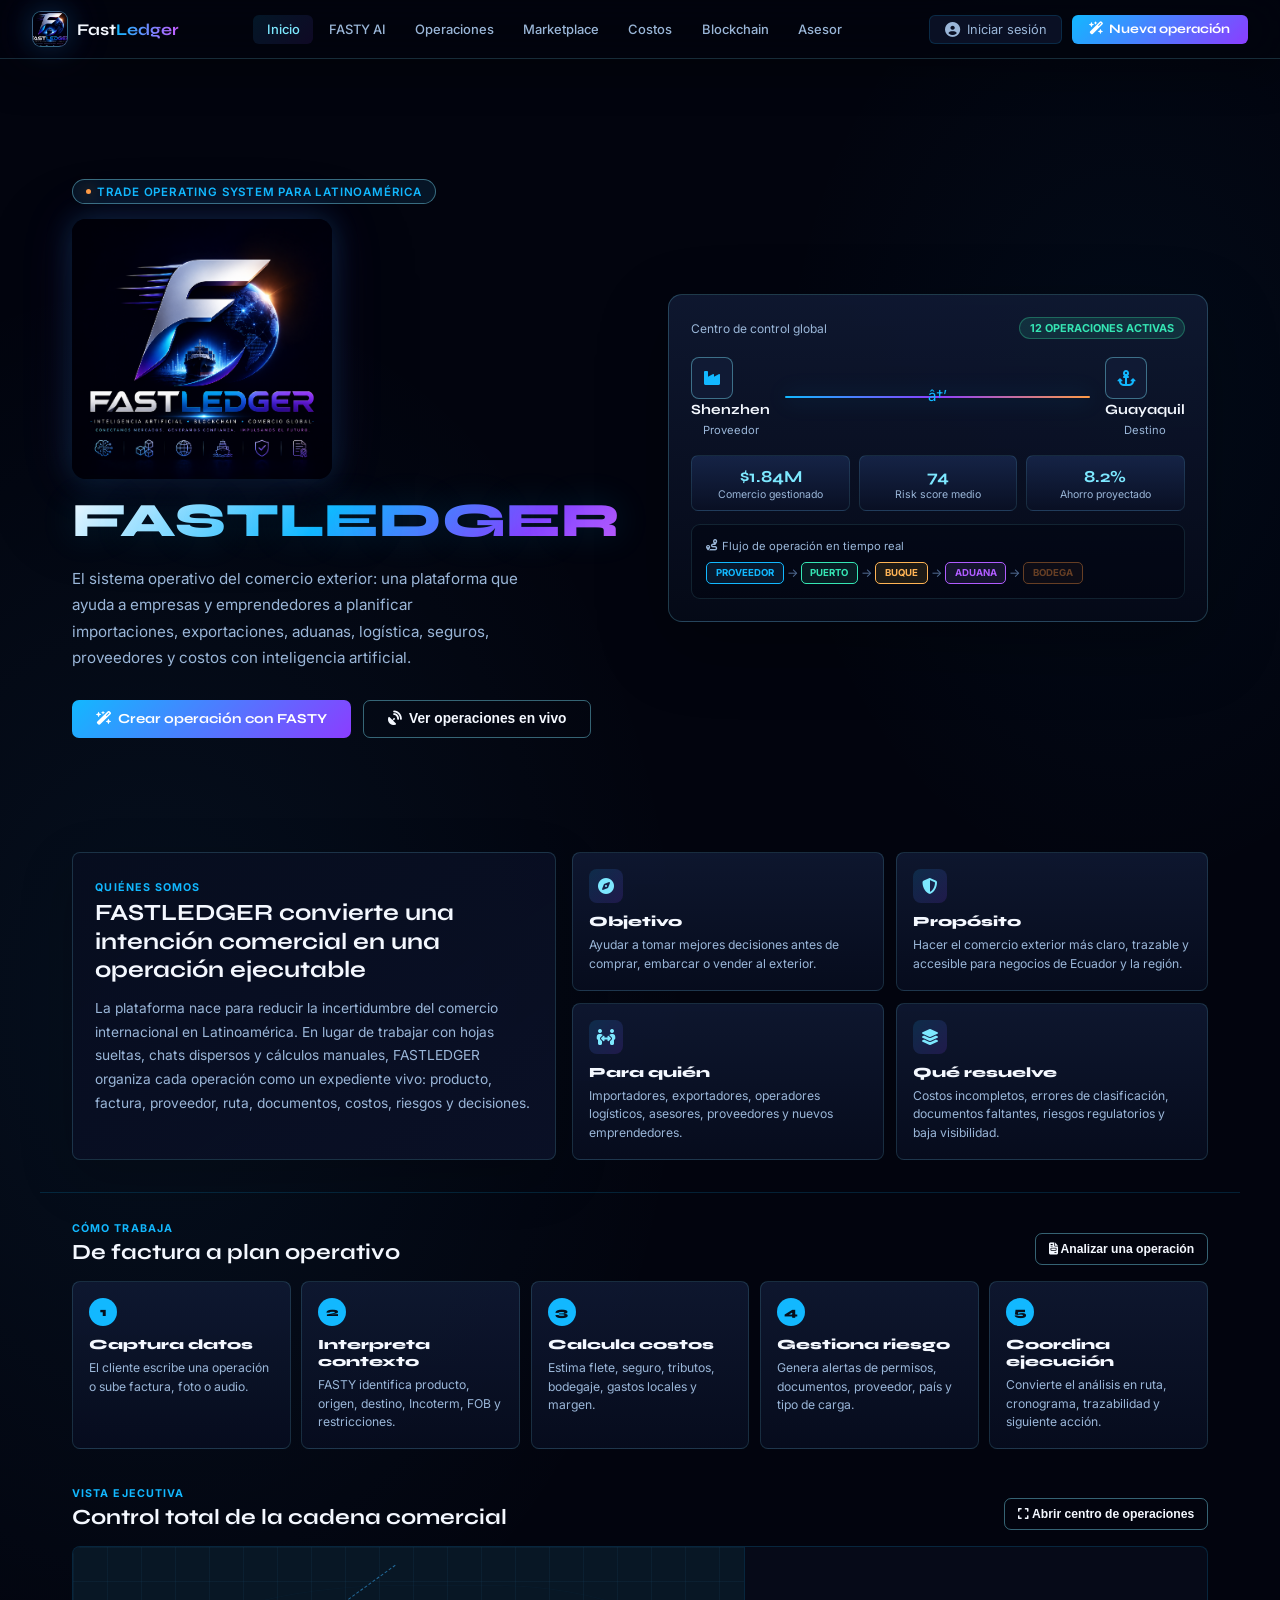
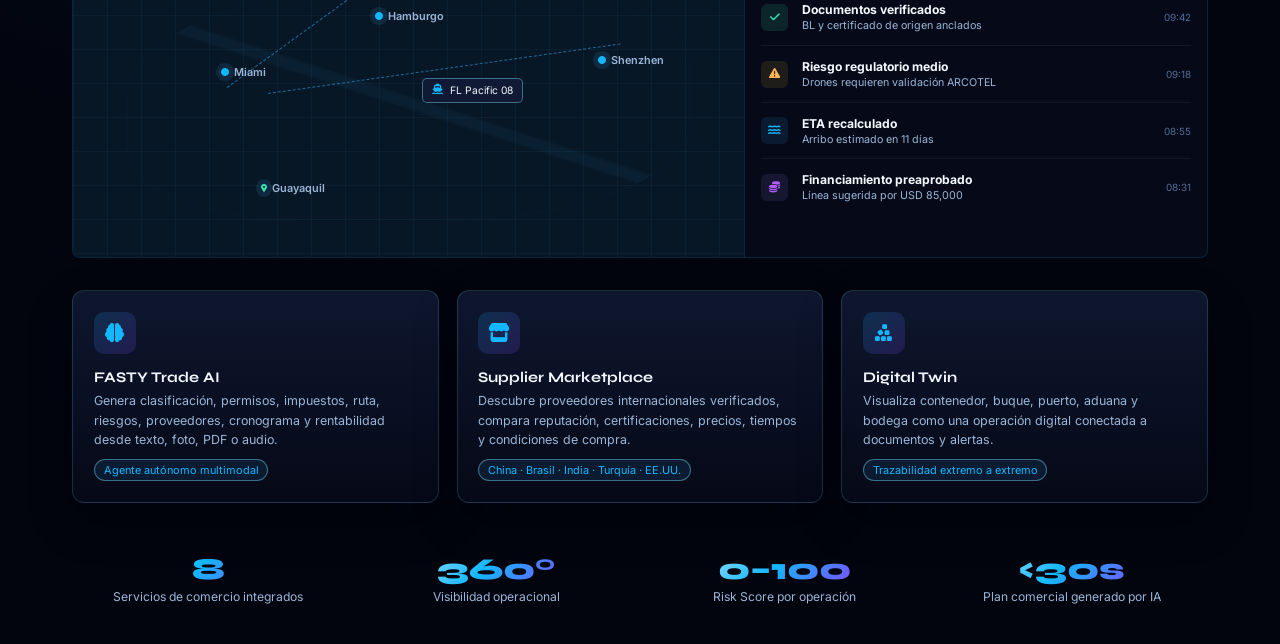
<file: index.html>
﻿<!DOCTYPE html>
<html lang="es">
<head>
<meta charset="UTF-8">
<meta name="viewport" content="width=device-width, initial-scale=1.0">
<title>FastLedger — Trade Operating System</title>
<link href="https://fonts.googleapis.com/css2?family=Syne:wght@600;700;800&family=Inter:wght@300;400;500;600&display=swap" rel="stylesheet">
<link rel="stylesheet" href="https://cdnjs.cloudflare.com/ajax/libs/font-awesome/6.5.0/css/all.min.css">
<link rel="stylesheet" href="styles.css">
</head>
<body>

<!-- ═══ NAV ═══ -->
<nav>
  <div class="logo" onclick="goPg('home')">
    <div class="logo-box"><img src="LOGO.png" alt="FASTLEDGER"></div>
    <div class="logo-name">Fast<em>Ledger</em></div>
  </div>
  <div class="nav-tabs">
    <button class="ntab on" id="nt-home" onclick="goPg('home')">Inicio</button>
    <button class="ntab" id="nt-fasty" onclick="goPg('fasty')">FASTY AI</button>
    <button class="ntab" id="nt-twin" onclick="goPg('twin')">Operaciones</button>
    <button class="ntab" id="nt-market" onclick="goPg('market')">Marketplace</button>
    <button class="ntab" id="nt-calc" onclick="goPg('calc')">Costos</button>
    <button class="ntab" id="nt-bc" onclick="goPg('bc')">Blockchain</button>
    <button class="ntab nav-more" id="nt-chat" onclick="goPg('chat')">Asesor</button>
  </div>
  <div class="nav-right">
    <div class="nav-user" id="nav-user-btn" onclick="openAuth()">
      <i class="fas fa-user-circle" style="font-size:.95rem"></i>
      <span id="nav-user-label">Iniciar sesión</span>
    </div>
    <button class="ncta" onclick="goPg('fasty')"><i class="fas fa-wand-magic-sparkles" style="margin-right:5px"></i>Nueva operación</button>
  </div>
</nav>

<!-- ═══ AUTH MODAL ═══ -->
<div class="modal-bg" id="auth-modal">
  <div class="modal">
    <button class="modal-close" onclick="closeModal('auth-modal')"><i class="fas fa-times"></i></button>
    <h3>Bienvenido a <span style="color:var(--sky)">FastLedger</span></h3>
    <p class="sub">Accede a tu cuenta para gestionar tus importaciones</p>
    <div class="modal-tabs">
      <button class="mtab on" id="mt-login" onclick="switchAuthTab('login')">Iniciar sesión</button>
      <button class="mtab"    id="mt-reg"   onclick="switchAuthTab('reg')">Crear cuenta</button>
    </div>
    <!-- LOGIN -->
    <div class="mform on" id="mf-login">
      <div class="mfg"><label>Correo electrónico</label><input type="email" id="login-email" placeholder="tu@correo.com"></div>
      <div class="mfg"><label>Contraseña</label><input type="password" id="login-pass" placeholder="••••••••"></div>
      <button class="btn-modal" onclick="doLogin()"><i class="fas fa-sign-in-alt" style="margin-right:6px"></i>Entrar</button>
      <div class="modal-footer">¿No llegó el correo? <a onclick="resendVerificationEmail()">Reenviar verificación</a> · <a onclick="recoverPassword()">Recuperar contraseña</a></div>
    </div>
    <!-- REGISTER -->
    <div class="mform" id="mf-reg">
      <div class="mfg"><label>Nombre completo</label><input type="text" id="reg-name" placeholder="Tu nombre"></div>
      <div class="mfg"><label>Correo electrónico</label><input type="email" id="reg-email" placeholder="tu@correo.com"></div>
      <div class="mfg"><label>Contraseña</label><input type="password" id="reg-pass" placeholder="Mínimo 8 caracteres con letras y números"></div>
      <button class="btn-modal" onclick="doRegister()"><i class="fas fa-user-plus" style="margin-right:6px"></i>Crear cuenta gratis</button>
    </div>
  </div>
</div>

<!-- ═══ CHECKOUT MODAL ═══ -->
<div class="modal-bg" id="checkout-modal">
  <div class="modal" style="max-width:480px">
    <button class="modal-close" onclick="closeModal('checkout-modal')"><i class="fas fa-times"></i></button>
    <h3 style="margin-bottom:1.25rem">Finalizar Importación</h3>

    <!-- Steps indicator -->
    <div class="checkout-steps" id="co-steps">
      <div class="cstep on" id="cos1">
        <div class="cstep-dot">1</div><span class="cstep-lbl">Resumen</span>
      </div>
      <div class="cstep-line"></div>
      <div class="cstep" id="cos2">
        <div class="cstep-dot">2</div><span class="cstep-lbl">Contacto</span>
      </div>
      <div class="cstep-line"></div>
      <div class="cstep" id="cos3">
        <div class="cstep-dot">3</div><span class="cstep-lbl">Pago</span>
      </div>
      <div class="cstep-line"></div>
      <div class="cstep" id="cos4">
        <div class="cstep-dot">4</div><span class="cstep-lbl">Orden</span>
      </div>
    </div>

    <!-- Panel 1: Resumen -->
    <div class="co-panel on" id="cop1">
      <div style="background:var(--bg4);border-radius:9px;padding:1rem;margin-bottom:1rem;font-size:.83rem;line-height:1.85;" id="co-summary-box"></div>
      <div class="al al-b on" style="font-size:.77rem;margin-bottom:1rem">
        <i class="fas fa-info-circle" style="margin-right:5px"></i>
        Al continuar aceptas los términos de servicio de FastLedger. Los costos mostrados son estimados referenciales.
      </div>
      <button class="btn-modal" onclick="coNext(2)">Continuar <i class="fas fa-arrow-right" style="margin-left:5px"></i></button>
    </div>

    <!-- Panel 2: Contacto -->
    <div class="co-panel" id="cop2">
      <div style="background:var(--gdim);border:1px solid rgba(52,211,153,.3);border-radius:9px;padding:1rem;margin-bottom:1rem;font-size:.83rem;line-height:1.9">
        <strong style="color:var(--green);display:block;margin-bottom:.5rem"><i class="fas fa-headset" style="margin-right:6px"></i>Contacta a nuestro equipo</strong>
        Antes de proceder al pago, comunícate con nosotros para confirmar disponibilidad y detalles de tu orden:<br><br>
        📞 <strong>WhatsApp:</strong> <a href="https://wa.me/593978775005" target="_blank" style="color:var(--sky)">0978775005</a><br>
        📧 <strong>Email:</strong> <a href="mailto:FastLedger010@gmail.com" style="color:var(--sky)">FastLedger010@gmail.com</a><br>
        🕐 <strong>Horario:</strong> Lun–Vie, 8:00–18:00 (Ecuador)
      </div>
      <div class="mfg"><label>Tu nombre completo</label><input type="text" id="co-nombre" placeholder="Nombre y apellido"></div>
      <div class="mfg"><label>Tu WhatsApp / teléfono</label><input type="text" id="co-tel" placeholder="0999 999 999"></div>
      <div class="mfg"><label>Tu correo electrónico</label><input type="email" id="co-email" placeholder="tu@correo.com"></div>
      <div class="snav">
        <button class="btn-back" onclick="coNext(1)"><i class="fas fa-arrow-left" style="margin-right:5px"></i>Atrás</button>
        <button class="btn-next" onclick="coNext(3)">Continuar al pago <i class="fas fa-arrow-right" style="margin-left:5px"></i></button>
      </div>
    </div>

    <!-- Panel 3: Pago -->
    <div class="co-panel" id="cop3">
      <div style="background:var(--bg4);border-radius:9px;padding:1rem;margin-bottom:1rem;font-size:.83rem;line-height:1.85">
        <strong style="color:var(--sky);display:block;margin-bottom:.5rem"><i class="fas fa-lock" style="margin-right:6px"></i>Métodos de pago disponibles</strong>
        <div style="display:grid;grid-template-columns:1fr 1fr;gap:.6rem;margin-top:.5rem">
          <div id="pm1" onclick="selPay(1)" style="background:var(--bg3);border:1px solid var(--bdr);border-radius:7px;padding:.65rem;text-align:center;cursor:pointer;font-size:.78rem;transition:border-color .15s">
            <div style="font-size:1.3rem;margin-bottom:3px">💳</div>Tarjeta de<br>crédito/débito
          </div>
          <div id="pm2" onclick="selPay(2)" style="background:var(--bg3);border:1px solid var(--bdr);border-radius:7px;padding:.65rem;text-align:center;cursor:pointer;font-size:.78rem;transition:border-color .15s">
            <div style="font-size:1.3rem;margin-bottom:3px">📱</div>Transferencia<br>bancaria
          </div>
          <div id="pm3" onclick="selPay(3)" style="background:var(--bg3);border:1px solid var(--bdr);border-radius:7px;padding:.65rem;text-align:center;cursor:pointer;font-size:.78rem;transition:border-color .15s">
            <div style="font-size:1.3rem;margin-bottom:3px">💚</div>PayPal /<br>Nequi
          </div>
          <div id="pm4" onclick="selPay(4)" style="background:var(--bg3);border:1px solid var(--bdr);border-radius:7px;padding:.65rem;text-align:center;cursor:pointer;font-size:.78rem;transition:border-color .15s">
            <div style="font-size:1.3rem;margin-bottom:3px">🏦</div>Efectivo en<br>oficina
          </div>
        </div>
      </div>
      <div id="pay-form" style="display:none">
        <div class="mfg"><label>Número de tarjeta</label><input type="text" placeholder="•••• •••• •••• ••••" maxlength="19" id="card-num" oninput="fmtCard(this)"></div>
        <div class="fgr">
          <div class="mfg"><label>Vencimiento</label><input type="text" placeholder="MM/AA" maxlength="5"></div>
          <div class="mfg"><label>CVV</label><input type="text" placeholder="•••" maxlength="3"></div>
        </div>
      </div>
      <div class="snav" style="margin-top:.75rem">
        <button class="btn-back" onclick="coNext(2)"><i class="fas fa-arrow-left" style="margin-right:5px"></i>Atrás</button>
        <button class="btn-next" onclick="coNext(4)" id="pay-btn">Confirmar pago <i class="fas fa-lock" style="margin-left:5px"></i></button>
      </div>
    </div>

    <!-- Panel 4: Orden Generada -->
    <div class="co-panel" id="cop4">
      <div class="order-success">
        <div class="order-icon">🎉</div>
        <h3 style="font-size:1.15rem;margin-bottom:.4rem">¡Orden Confirmada!</h3>
        <p style="font-size:.83rem;color:var(--sub);margin-bottom:.75rem">Tu orden ha sido procesada exitosamente</p>
        <div class="order-code-box">
          <div class="order-code" id="order-code-display">FL-000000</div>
          <div class="order-code-lbl">Tu código de orden — guárdalo</div>
        </div>
        <div class="order-instructions">
          <strong><i class="fas fa-exclamation-circle" style="margin-right:5px"></i>¿Qué sigue?</strong><br>
          1. <strong>Copia tu código de orden</strong> de arriba<br>
          2. Escríbenos por <strong>WhatsApp al 0978775005</strong> o al correo <strong>FastLedger010@gmail.com</strong><br>
          3. <strong>Envía tu código</strong> para que procesemos tu importación<br>
          4. Nuestro equipo te contactará en máximo <strong>24 horas hábiles</strong> para confirmar detalles<br><br>
          <span style="color:var(--sky)">📌 Sin el código de orden tu solicitud no podrá ser procesada.</span>
        </div>
        <button class="btn-modal" style="margin-top:1rem" onclick="closeModal('checkout-modal');copyOrderCode()">
          <i class="fas fa-copy" style="margin-right:6px"></i>Copiar código y cerrar
        </button>
      </div>
    </div>

  </div>
</div>

<!-- ═══════════ HOME ═══════════ -->
<div id="pg-home" class="pg on">
  <div class="hero">
    <div>
      <div class="eyebrow"><span class="eyebrow-dot"></span>Trade Operating System para Latinoamérica</div>
      <img class="hero-logo-mark" src="LOGO.png" alt="FASTLEDGER">
      <h1 class="hero-h">FASTLEDGER</h1>
      <p class="hero-p">El sistema operativo del comercio exterior: una plataforma que ayuda a empresas y emprendedores a planificar importaciones, exportaciones, aduanas, logística, seguros, proveedores y costos con inteligencia artificial.</p>
      <div class="hero-btns">
        <button class="btn-sky" onclick="goPg('fasty')"><i class="fas fa-wand-magic-sparkles" style="margin-right:7px"></i>Crear operación con FASTY</button>
        <button class="btn-ghost" onclick="goPg('twin')"><i class="fas fa-satellite-dish" style="margin-right:7px"></i>Ver operaciones en vivo</button>
      </div>
    </div>
    <div>
      <div class="hero-card command-card">
        <div class="hc-row"><span class="hc-lbl">Centro de control global</span><span class="hc-badge">12 OPERACIONES ACTIVAS</span></div>
        <div class="route">
          <div class="rc"><span class="flag"><i class="fas fa-industry"></i></span><strong>Shenzhen</strong><span>Proveedor</span></div>
          <div class="rline"></div>
          <div class="rc"><span class="flag"><i class="fas fa-anchor"></i></span><strong>Guayaquil</strong><span>Destino</span></div>
        </div>
        <div class="mstats">
          <div class="ms"><div class="msv">$1.84M</div><div class="msl">Comercio gestionado</div></div>
          <div class="ms"><div class="msv">74</div><div class="msl">Risk score medio</div></div>
          <div class="ms"><div class="msv">8.2%</div><div class="msl">Ahorro proyectado</div></div>
        </div>
        <div class="chain-preview">
          <div class="cp-lbl"><i class="fas fa-route"></i>Flujo de operación en tiempo real</div>
          <div class="cp-row">
            <div class="cpb cpb1">PROVEEDOR</div><span class="cparr">→</span>
            <div class="cpb cpb2">PUERTO</div><span class="cparr">→</span>
            <div class="cpb cpb3">BUQUE</div><span class="cparr">→</span>
            <div class="cpb cpb4">ADUANA</div><span class="cparr">→</span>
            <div class="cpb cpb5">BODEGA</div>
          </div>
        </div>
      </div>
    </div>
  </div>
  <section class="identity-band">
    <div class="identity-copy">
      <span class="ops-kicker">Quiénes somos</span>
      <h2>FASTLEDGER convierte una intención comercial en una operación ejecutable</h2>
      <p>La plataforma nace para reducir la incertidumbre del comercio internacional en Latinoamérica. En lugar de trabajar con hojas sueltas, chats dispersos y cálculos manuales, FASTLEDGER organiza cada operación como un expediente vivo: producto, factura, proveedor, ruta, documentos, costos, riesgos y decisiones.</p>
    </div>
    <div class="identity-grid">
      <div><i class="fas fa-compass"></i><strong>Objetivo</strong><span>Ayudar a tomar mejores decisiones antes de comprar, embarcar o vender al exterior.</span></div>
      <div><i class="fas fa-shield-halved"></i><strong>Propósito</strong><span>Hacer el comercio exterior más claro, trazable y accesible para negocios de Ecuador y la región.</span></div>
      <div><i class="fas fa-people-arrows"></i><strong>Para quién</strong><span>Importadores, exportadores, operadores logísticos, asesores, proveedores y nuevos emprendedores.</span></div>
      <div><i class="fas fa-layer-group"></i><strong>Qué resuelve</strong><span>Costos incompletos, errores de clasificación, documentos faltantes, riesgos regulatorios y baja visibilidad.</span></div>
    </div>
  </section>
  <section class="how-band">
    <div class="ops-head">
      <div>
        <span class="ops-kicker">Cómo trabaja</span>
        <h2>De factura a plan operativo</h2>
      </div>
      <button class="btn-ghost compact" onclick="goPg('fasty')"><i class="fas fa-file-invoice"></i> Analizar una operación</button>
    </div>
    <div class="how-steps">
      <div><span>1</span><b>Captura datos</b><p>El cliente escribe una operación o sube factura, foto o audio.</p></div>
      <div><span>2</span><b>Interpreta contexto</b><p>FASTY identifica producto, origen, destino, Incoterm, FOB y restricciones.</p></div>
      <div><span>3</span><b>Calcula costos</b><p>Estima flete, seguro, tributos, bodegaje, gastos locales y margen.</p></div>
      <div><span>4</span><b>Gestiona riesgo</b><p>Genera alertas de permisos, documentos, proveedor, país y tipo de carga.</p></div>
      <div><span>5</span><b>Coordina ejecución</b><p>Convierte el análisis en ruta, cronograma, trazabilidad y siguiente acción.</p></div>
    </div>
  </section>
  <section class="ops-band">
    <div class="ops-head">
      <div>
        <span class="ops-kicker">Vista ejecutiva</span>
        <h2>Control total de la cadena comercial</h2>
      </div>
      <button class="btn-ghost compact" onclick="goPg('twin')"><i class="fas fa-expand"></i> Abrir centro de operaciones</button>
    </div>
    <div class="ops-grid">
      <div class="ops-map">
        <div class="map-grid"></div>
        <span class="map-port port-asia"><i class="fas fa-circle"></i><b>Shenzhen</b></span>
        <span class="map-port port-eu"><i class="fas fa-circle"></i><b>Hamburgo</b></span>
        <span class="map-port port-us"><i class="fas fa-circle"></i><b>Miami</b></span>
        <span class="map-port port-ec"><i class="fas fa-location-dot"></i><b>Guayaquil</b></span>
        <div class="map-route route-a"></div>
        <div class="map-route route-b"></div>
        <div class="map-vessel"><i class="fas fa-ship"></i> FL Pacific 08</div>
      </div>
      <div class="ops-feed">
        <div class="feed-row"><span class="feed-icon green"><i class="fas fa-check"></i></span><div><strong>Documentos verificados</strong><small>BL y certificado de origen anclados</small></div><time>09:42</time></div>
        <div class="feed-row"><span class="feed-icon amber"><i class="fas fa-triangle-exclamation"></i></span><div><strong>Riesgo regulatorio medio</strong><small>Drones requieren validación ARCOTEL</small></div><time>09:18</time></div>
        <div class="feed-row"><span class="feed-icon blue"><i class="fas fa-water"></i></span><div><strong>ETA recalculado</strong><small>Arribo estimado en 11 días</small></div><time>08:55</time></div>
        <div class="feed-row"><span class="feed-icon purple"><i class="fas fa-coins"></i></span><div><strong>Financiamiento preaprobado</strong><small>Línea sugerida por USD 85,000</small></div><time>08:31</time></div>
      </div>
    </div>
  </section>
  <div class="svc-grid">
    <div class="svc" onclick="goPg('fasty')">
      <div class="svc-icon"><i class="fas fa-brain"></i></div>
      <h4>FASTY Trade AI</h4>
      <p>Genera clasificación, permisos, impuestos, ruta, riesgos, proveedores, cronograma y rentabilidad desde texto, foto, PDF o audio.</p>
      <span class="svc-tag">Agente autónomo multimodal</span>
    </div>
    <div class="svc" onclick="goPg('market')">
      <div class="svc-icon"><i class="fas fa-store"></i></div>
      <h4>Supplier Marketplace</h4>
      <p>Descubre proveedores internacionales verificados, compara reputación, certificaciones, precios, tiempos y condiciones de compra.</p>
      <span class="svc-tag">China · Brasil · India · Turquía · EE.UU.</span>
    </div>
    <div class="svc" onclick="goPg('twin')">
      <div class="svc-icon"><i class="fas fa-cubes-stacked"></i></div>
      <h4>Digital Twin</h4>
      <p>Visualiza contenedor, buque, puerto, aduana y bodega como una operación digital conectada a documentos y alertas.</p>
      <span class="svc-tag">Trazabilidad extremo a extremo</span>
    </div>
  </div>
  <div class="kpis">
    <div class="kpi"><div class="kpi-n">8</div><div class="kpi-l">Servicios de comercio integrados</div></div>
    <div class="kpi"><div class="kpi-n">360°</div><div class="kpi-l">Visibilidad operacional</div></div>
    <div class="kpi"><div class="kpi-n">0–100</div><div class="kpi-l">Risk Score por operación</div></div>
    <div class="kpi"><div class="kpi-n">&lt;30s</div><div class="kpi-l">Plan comercial generado por IA</div></div>
  </div>
</div>

<!-- FASTY TRADE AI -->
<div id="pg-fasty" class="pg">
  <div class="wrap trade-wrap">
    <div class="ph trade-ph">
      <div>
        <div class="ph-tag">FASTY Trade AI</div>
        <h2>Diseña una operación de comercio exterior en segundos</h2>
        <p>Describe la operación o adjunta evidencia. FASTY estructura el caso, identifica riesgos y genera un plan ejecutable.</p>
      </div>
      <span class="live-pill"><i class="fas fa-circle"></i> Agente operativo activo</span>
    </div>

    <div class="fasty-layout">
      <section class="fasty-console">
        <div class="mode-tabs">
          <button class="mode-tab on" data-mode="text" onclick="setFastyMode('text',this)"><i class="fas fa-keyboard"></i><span>Texto</span></button>
          <button class="mode-tab" data-mode="image" onclick="setFastyMode('image',this)"><i class="fas fa-camera"></i><span>Foto</span></button>
          <button class="mode-tab" data-mode="pdf" onclick="setFastyMode('pdf',this)"><i class="fas fa-file-pdf"></i><span>Factura PDF</span></button>
          <button class="mode-tab" data-mode="audio" onclick="setFastyMode('audio',this)"><i class="fas fa-microphone"></i><span>Audio</span></button>
        </div>

        <div class="fasty-context-grid">
          <label><span>Flujo</span><select id="fasty-direction"><option value="import">Importar a Ecuador</option><option value="export">Exportar desde Ecuador</option></select></label>
          <label><span>Producto</span><input id="fasty-product" placeholder="Ej: flores frescas, textiles, laptops"></label>
          <label><span>Origen</span><input id="fasty-origin" placeholder="Ej: Colombia, Shenzhen, Turquía"></label>
          <label><span>Destino</span><input id="fasty-destination" placeholder="Ej: Guayaquil, Quito, Rotterdam" value="Guayaquil, Ecuador"></label>
          <label><span>Incoterm</span><select id="fasty-incoterm"><option value="FOB">FOB</option><option value="CIF">CIF</option><option value="EXW">EXW</option><option value="CFR">CFR</option><option value="DAP">DAP</option></select></label>
          <label><span>FOB USD</span><input id="fasty-fob" type="number" min="0" placeholder="Ej: 12500"></label>
        </div>

        <div class="fasty-input-pane on" id="fasty-pane-text">
          <label for="fasty-prompt">¿Qué operación quieres realizar?</label>
          <textarea id="fasty-prompt" placeholder="Ejemplo: Subí una factura de flores desde Colombia. Necesito validar partida, permisos, impuestos, ruta y costo final."></textarea>
          <div class="prompt-examples">
            <button onclick="useFastyExample('flowers')">Factura de flores desde Colombia</button>
            <button onclick="useFastyExample('laptops')">500 laptops desde Shenzhen</button>
            <button onclick="useFastyExample('acero')">10 toneladas de acero desde Turquía</button>
            <button onclick="useFastyExample('cacao')">Exportar cacao a Países Bajos</button>
          </div>
        </div>

        <div class="fasty-input-pane" id="fasty-pane-image">
          <label class="drop-zone" for="fasty-image">
            <i class="fas fa-camera"></i>
            <strong>Sube o toma una foto del producto</strong>
            <span>FASTY simulará identificación de producto, material, uso y partida arancelaria.</span>
            <input type="file" id="fasty-image" accept="image/*" capture="environment" onchange="handleFastyFile(this,'image')">
          </label>
          <div class="file-status" id="fasty-image-status">Ninguna imagen seleccionada</div>
        </div>

        <div class="fasty-input-pane" id="fasty-pane-pdf">
          <label class="drop-zone" for="fasty-pdf">
            <i class="fas fa-file-invoice"></i>
            <strong>Sube una factura comercial</strong>
            <span>FASTY usará el PDF con los campos de contexto para evitar asumir producto, origen o destino.</span>
            <input type="file" id="fasty-pdf" accept="application/pdf" onchange="handleFastyFile(this,'pdf')">
          </label>
          <div class="file-status" id="fasty-pdf-status">Ningún PDF seleccionado</div>
        </div>

        <div class="fasty-input-pane" id="fasty-pane-audio">
          <button class="record-btn" id="fasty-record" onclick="toggleFastyRecording()"><i class="fas fa-microphone"></i></button>
          <strong class="record-title" id="fasty-record-title">Pulsa para dictar tu operación</strong>
          <p class="record-copy">La demostración convertirá tu instrucción de voz en una solicitud estructurada.</p>
          <div class="audio-wave" id="fasty-wave"><span></span><span></span><span></span><span></span><span></span><span></span></div>
        </div>

        <div class="fasty-actions">
          <div class="agent-capabilities"><i class="fas fa-shield-halved"></i> Aduanas <i class="fas fa-route"></i> Logística <i class="fas fa-chart-line"></i> Rentabilidad</div>
          <button class="run-fasty" onclick="runFastyAnalysis()"><i class="fas fa-wand-magic-sparkles"></i> Generar plan operativo</button>
        </div>
      </section>

      <aside class="fasty-progress">
        <div class="agent-avatar"><span>F</span><i class="fas fa-bolt"></i></div>
        <h3>Motor de decisión FASTY</h3>
        <p>Convierte una intención comercial en un expediente operativo verificable.</p>
        <div class="agent-steps">
          <div class="agent-step ready" id="agent-step-1"><i class="fas fa-check"></i><span><b>Interpretar operación</b><small>Producto, origen, volumen y objetivo</small></span></div>
          <div class="agent-step" id="agent-step-2"><i class="fas fa-barcode"></i><span><b>Clasificar mercancía</b><small>Partida y requisitos técnicos</small></span></div>
          <div class="agent-step" id="agent-step-3"><i class="fas fa-scale-balanced"></i><span><b>Evaluar regulación</b><small>Permisos, impuestos y alertas</small></span></div>
          <div class="agent-step" id="agent-step-4"><i class="fas fa-ship"></i><span><b>Diseñar logística</b><small>Ruta, naviera y cronograma</small></span></div>
          <div class="agent-step" id="agent-step-5"><i class="fas fa-sack-dollar"></i><span><b>Calcular viabilidad</b><small>Costo total, margen y financiamiento</small></span></div>
        </div>
      </aside>
    </div>

    <section class="fasty-results" id="fasty-results">
      <div class="result-head">
        <div><span class="ops-kicker" id="fasty-result-kicker">Expediente pendiente</span><h2 id="fasty-result-title">Completa los datos y genera el análisis</h2></div>
        <div class="risk-gauge" id="fasty-risk-gauge"><strong>--</strong><span>Risk Score</span></div>
      </div>
      <div class="result-grid">
        <article class="result-panel span-2">
          <div class="panel-title"><i class="fas fa-clipboard-check"></i> Resumen ejecutivo</div>
          <p id="fasty-summary">FASTY calculará el caso con el producto, país, factura y datos operativos que ingreses.</p>
          <div class="summary-metrics">
            <div><span>Partida sugerida</span><strong id="fasty-tariff">--</strong></div>
            <div><span>Costo aterrizado</span><strong id="fasty-landed">--</strong></div>
            <div><span>Tiempo estimado</span><strong id="fasty-days">--</strong></div>
            <div><span>Margen proyectado</span><strong id="fasty-margin">--</strong></div>
          </div>
        </article>
        <article class="result-panel">
          <div class="panel-title"><i class="fas fa-stamp"></i> Permisos</div>
          <ul class="check-list" id="fasty-permits">
            <li><i class="fas fa-circle-check"></i> Pendiente de análisis</li>
          </ul>
        </article>
        <article class="result-panel">
          <div class="panel-title"><i class="fas fa-coins"></i> Tributos estimados</div>
          <div class="cost-stack" id="fasty-costs">
            <div><span>FOB</span><b>--</b></div>
            <div><span>Flete + seguro</span><b>--</b></div>
            <div><span>Arancel + FODINFA</span><b>--</b></div>
            <div><span>IVA</span><b>--</b></div>
            <div><span>Logística local</span><b>--</b></div>
          </div>
        </article>
        <article class="result-panel">
          <div class="panel-title"><i class="fas fa-route"></i> Ruta recomendada</div>
          <div class="mini-route"><b id="fasty-route-origin">Origen</b><span></span><b id="fasty-route-destination">Destino</b></div>
          <p class="panel-note" id="fasty-route-note">La ruta se definirá según producto, origen, destino, urgencia e Incoterm.</p>
        </article>
        <article class="result-panel">
          <div class="panel-title"><i class="fas fa-building"></i> Proveedores sugeridos</div>
          <div id="fasty-suppliers"><div class="supplier-mini"><span>--</span><div><b>Pendiente</b><small>FASTY sugerirá validaciones o proveedores según el caso.</small></div></div></div>
        </article>
        <article class="result-panel span-2">
          <div class="panel-title"><i class="fas fa-calendar-days"></i> Cronograma autónomo</div>
          <div class="schedule-track" id="fasty-schedule">
            <div class="schedule-item done"><span>1</span><b>Validar proveedor</b><small>Día 0–2</small></div>
            <div class="schedule-item"><span>2</span><b>Permisos previos</b><small>Día 3–8</small></div>
            <div class="schedule-item"><span>3</span><b>Pago y producción</b><small>Día 9–16</small></div>
            <div class="schedule-item"><span>4</span><b>Embarque</b><small>Día 17–35</small></div>
            <div class="schedule-item"><span>5</span><b>Aduana y entrega</b><small>Día 36–41</small></div>
          </div>
        </article>
      </div>
    </section>
  </div>
</div>

<!-- DIGITAL TWIN / OPERATIONS -->
<div id="pg-twin" class="pg">
  <div class="wrap trade-wrap">
    <div class="ph trade-ph">
      <div><div class="ph-tag">Digital Twin</div><h2>Centro de operaciones en tiempo real</h2><p>Una representación digital del embarque conectada a riesgos, documentos y eventos logísticos.</p></div>
      <select class="operation-select" id="operation-select" onchange="changeTwinOperation(this.value)">
        <option value="drones">FL-2606-DRN · Drones · China → Ecuador</option>
        <option value="steel">FL-2606-STL · Acero · Turquía → Ecuador</option>
        <option value="cacao">FL-2606-CCO · Cacao · Ecuador → Países Bajos</option>
      </select>
    </div>
    <div class="twin-kpis">
      <div><span>Estado</span><strong class="green" id="twin-status">En tránsito</strong></div>
      <div><span>ETA</span><strong id="twin-eta">11 días</strong></div>
      <div><span>Ubicación</span><strong id="twin-location">Pacífico Norte</strong></div>
      <div><span>Risk Score</span><strong class="amber" id="twin-risk">68 / 100</strong></div>
      <div><span>Documentos</span><strong id="twin-docs">7 / 8</strong></div>
    </div>
    <div class="twin-layout">
      <section class="twin-scene">
        <div class="ocean-lines"></div>
        <div class="port-node origin"><i class="fas fa-industry"></i><span id="twin-origin">Shenzhen</span></div>
        <div class="port-node destination"><i class="fas fa-warehouse"></i><span id="twin-destination">Guayaquil</span></div>
        <div class="sea-lane"></div>
        <div class="vessel-model" id="vessel-model"><i class="fas fa-ship"></i><span>MSC Vega</span><small>12.4 kn</small></div>
        <div class="container-model"><i class="fas fa-box"></i><span>MSCU 842019-4</span><small>Temperatura 24°C · Sello intacto</small></div>
        <div class="scene-controls">
          <button class="on" onclick="setTwinLayer('route',this)"><i class="fas fa-route"></i> Ruta</button>
          <button onclick="setTwinLayer('weather',this)"><i class="fas fa-cloud-sun"></i> Clima</button>
          <button onclick="setTwinLayer('risk',this)"><i class="fas fa-shield-halved"></i> Riesgo</button>
        </div>
      </section>
      <aside class="twin-side">
        <div class="panel-title"><i class="fas fa-tower-broadcast"></i> Eventos en vivo</div>
        <div class="event-stream" id="twin-events">
          <div><time>10:24</time><span class="event-dot green"></span><p><b>Telemetría recibida</b><small>Posición y sello confirmados</small></p></div>
          <div><time>09:48</time><span class="event-dot blue"></span><p><b>Documento anclado</b><small>Bill of Lading · hash 8f31…aa90</small></p></div>
          <div><time>08:16</time><span class="event-dot amber"></span><p><b>ETA actualizado</b><small>Congestión moderada en Manzanillo</small></p></div>
          <div><time>Ayer</time><span class="event-dot purple"></span><p><b>Seguro activado</b><small>Cobertura puerta a puerta</small></p></div>
        </div>
      </aside>
    </div>
    <div class="operations-bottom">
      <section class="document-vault">
        <div class="panel-title"><i class="fas fa-fingerprint"></i> Bóveda documental blockchain</div>
        <div class="vault-grid">
          <button onclick="verifyTradeDocument(this,'Factura comercial')"><i class="fas fa-file-invoice"></i><span>Factura comercial<small>Hash verificado</small></span><b>OK</b></button>
          <button onclick="verifyTradeDocument(this,'Bill of Lading')"><i class="fas fa-file-contract"></i><span>Bill of Lading<small>Hash verificado</small></span><b>OK</b></button>
          <button onclick="verifyTradeDocument(this,'Certificado de origen')"><i class="fas fa-certificate"></i><span>Cert. de origen<small>Hash verificado</small></span><b>OK</b></button>
          <button class="pending" onclick="verifyTradeDocument(this,'Certificado técnico')"><i class="fas fa-microchip"></i><span>Cert. técnico<small>Pendiente de firma</small></span><b>!</b></button>
        </div>
      </section>
      <section class="risk-panel">
        <div class="panel-title"><i class="fas fa-shield-halved"></i> Inteligencia de riesgo</div>
        <div class="risk-score-large"><strong>68</strong><span>Riesgo medio</span></div>
        <div class="risk-bars">
          <div><span>País</span><i><b style="width:42%"></b></i><em>42</em></div>
          <div><span>Producto</span><i><b style="width:78%"></b></i><em>78</em></div>
          <div><span>Proveedor</span><i><b style="width:24%"></b></i><em>24</em></div>
          <div><span>Regulación</span><i><b style="width:72%"></b></i><em>72</em></div>
        </div>
      </section>
    </div>
  </div>
</div>

<!-- MARKETPLACE -->
<div id="pg-market" class="pg">
  <div class="wrap trade-wrap">
    <div class="ph trade-ph">
      <div><div class="ph-tag">Supplier Marketplace</div><h2>Proveedores internacionales verificados</h2><p>Compara reputación, certificaciones, capacidad, precio y riesgo antes de negociar.</p></div>
      <button class="btn-sky" onclick="showMarketplaceNotice()"><i class="fas fa-building-circle-check"></i> Solicitar verificación</button>
    </div>
    <div class="market-toolbar">
      <div class="market-search"><i class="fas fa-magnifying-glass"></i><input id="market-search" placeholder="Buscar producto, proveedor o país" oninput="filterSuppliers()"></div>
      <select id="market-country" onchange="filterSuppliers()"><option value="all">Todos los países</option><option value="china">China</option><option value="brasil">Brasil</option><option value="india">India</option><option value="turquia">Turquía</option><option value="usa">Estados Unidos</option></select>
      <select id="market-category" onchange="filterSuppliers()"><option value="all">Todas las categorías</option><option value="technology">Tecnología</option><option value="industrial">Industrial</option><option value="food">Alimentos</option><option value="textile">Textil</option></select>
    </div>
    <div class="supplier-grid" id="supplier-grid">
      <article class="supplier-card" data-country="china" data-category="technology" data-search="skyvision robotics drones tecnologia shenzhen">
        <div class="supplier-cover tech"><span>SV</span><b><i class="fas fa-badge-check"></i> Verificado</b></div>
        <div class="supplier-body"><h3>SkyVision Robotics</h3><p>Shenzhen, China · Drones y sensores</p><div class="rating"><strong>4.8</strong><span>★★★★★</span><small>126 operaciones</small></div><div class="supplier-tags"><span>ISO 9001</span><span>OEM</span><span>Trade Assurance</span></div><div class="supplier-facts"><div><small>MOQ</small><b>100 u.</b></div><div><small>Lead time</small><b>18 días</b></div><div><small>Risk</small><b class="green">22</b></div></div><button onclick="openSupplier('SkyVision Robotics')">Evaluar proveedor</button></div>
      </article>
      <article class="supplier-card" data-country="turquia" data-category="industrial" data-search="anatolia steel acero industrial turquia">
        <div class="supplier-cover steel"><span>AS</span><b><i class="fas fa-badge-check"></i> Verificado</b></div>
        <div class="supplier-body"><h3>Anatolia Steel Works</h3><p>Izmir, Turquía · Acero estructural</p><div class="rating"><strong>4.7</strong><span>★★★★★</span><small>89 operaciones</small></div><div class="supplier-tags"><span>EN 10025</span><span>Mill Test</span><span>SGS</span></div><div class="supplier-facts"><div><small>MOQ</small><b>5 ton.</b></div><div><small>Lead time</small><b>24 días</b></div><div><small>Risk</small><b class="green">28</b></div></div><button onclick="openSupplier('Anatolia Steel Works')">Evaluar proveedor</button></div>
      </article>
      <article class="supplier-card" data-country="brasil" data-category="food" data-search="verde brasil foods alimentos cafe">
        <div class="supplier-cover food"><span>VB</span><b><i class="fas fa-badge-check"></i> Verificado</b></div>
        <div class="supplier-body"><h3>Verde Brasil Foods</h3><p>São Paulo, Brasil · Alimentos y café</p><div class="rating"><strong>4.9</strong><span>★★★★★</span><small>203 operaciones</small></div><div class="supplier-tags"><span>HACCP</span><span>Orgánico</span><span>FDA</span></div><div class="supplier-facts"><div><small>MOQ</small><b>1 pallet</b></div><div><small>Lead time</small><b>12 días</b></div><div><small>Risk</small><b class="green">16</b></div></div><button onclick="openSupplier('Verde Brasil Foods')">Evaluar proveedor</button></div>
      </article>
      <article class="supplier-card" data-country="india" data-category="textile" data-search="jaipur textile collective textiles india">
        <div class="supplier-cover textile"><span>JT</span><b><i class="fas fa-badge-check"></i> Verificado</b></div>
        <div class="supplier-body"><h3>Jaipur Textile Collective</h3><p>Jaipur, India · Textiles y confección</p><div class="rating"><strong>4.6</strong><span>★★★★☆</span><small>74 operaciones</small></div><div class="supplier-tags"><span>GOTS</span><span>OEKO-TEX</span><span>SEDEX</span></div><div class="supplier-facts"><div><small>MOQ</small><b>500 u.</b></div><div><small>Lead time</small><b>21 días</b></div><div><small>Risk</small><b class="amber">39</b></div></div><button onclick="openSupplier('Jaipur Textile Collective')">Evaluar proveedor</button></div>
      </article>
      <article class="supplier-card" data-country="usa" data-category="technology" data-search="northstar components tecnologia usa miami">
        <div class="supplier-cover components"><span>NC</span><b><i class="fas fa-badge-check"></i> Verificado</b></div>
        <div class="supplier-body"><h3>Northstar Components</h3><p>Miami, EE.UU. · Componentes electrónicos</p><div class="rating"><strong>4.8</strong><span>★★★★★</span><small>158 operaciones</small></div><div class="supplier-tags"><span>RoHS</span><span>UL</span><span>ISO 14001</span></div><div class="supplier-facts"><div><small>MOQ</small><b>50 u.</b></div><div><small>Lead time</small><b>7 días</b></div><div><small>Risk</small><b class="green">14</b></div></div><button onclick="openSupplier('Northstar Components')">Evaluar proveedor</button></div>
      </article>
      <article class="supplier-card" data-country="china" data-category="industrial" data-search="guangdong machinery maquinaria industrial china">
        <div class="supplier-cover machinery"><span>GM</span><b><i class="fas fa-badge-check"></i> Verificado</b></div>
        <div class="supplier-body"><h3>Guangdong Machinery</h3><p>Foshan, China · Maquinaria industrial</p><div class="rating"><strong>4.5</strong><span>★★★★☆</span><small>61 operaciones</small></div><div class="supplier-tags"><span>CE</span><span>ISO 9001</span><span>Inspection</span></div><div class="supplier-facts"><div><small>MOQ</small><b>1 equipo</b></div><div><small>Lead time</small><b>35 días</b></div><div><small>Risk</small><b class="amber">44</b></div></div><button onclick="openSupplier('Guangdong Machinery')">Evaluar proveedor</button></div>
      </article>
    </div>
  </div>
</div>

<!-- ═══════════ PRESUPUESTO IA (solo cargas grandes) ═══════════ -->
<div id="pg-calc" class="pg">
<div class="wrap">
  <div class="ph">
    <div class="ph-tag">Presupuesto IA — Cargas Grandes</div>
    <h2>Vehículos, Motos y Carga Industrial</h2>
    <p>Esta calculadora es para importaciones de <strong>alto valor y carga pesada</strong> que requieren proceso aduanero completo. Para paquetes pequeños (ropa, cosméticos, etc.) usa el <strong>Asesor Ledger</strong>.</p>
  </div>
  <div style="background:rgba(56,174,248,.07);border:1px solid var(--bdr-hi);border-radius:9px;padding:.8rem 1rem;margin-bottom:1.5rem;font-size:.8rem;color:var(--sub);display:flex;align-items:center;gap:10px">
    <i class="fas fa-info-circle" style="color:var(--sky);font-size:1rem;flex-shrink:0"></i>
    <span>¿Quieres cotizar zapatos, ropa, cosméticos u otros artículos pequeños? <strong style="color:var(--sky);cursor:pointer" onclick="goPg('chat')">Habla con Ledger →</strong> — calcula al instante a $5/lb sin aranceles complejos.</span>
  </div>
  <div class="calc-layout">
    <!-- FORM -->
    <div class="fc">
      <div class="fc-head"><i class="fas fa-sliders-h"></i><h3>Configura tu envío</h3></div>
      <div class="fc-body">
        <div class="stabs">
          <div class="stab now" id="st1">🚗 Vehículo</div>
          <div class="stab"     id="st2">🚢 Logística</div>
          <div class="stab"     id="st3">✅ Calcular</div>
        </div>

        <!-- STEP 1 -->
        <div class="sp on" id="sp1">
          <div class="fg">
            <label>Tipo de mercancía (cargas grandes)</label>
            <select id="s-tipo" onchange="onTipoChange()">
              <option value="">— Selecciona —</option>
              <option value="auto">🚗 Automóvil / Vehículo particular</option>
              <option value="moto">🏍️ Motocicleta</option>
              <option value="camion">🚚 Camión / Bus / Vehículo pesado</option>
              <option value="maquinaria">⚙️ Maquinaria industrial pesada</option>
              <option value="electrodomestico_g">🏗️ Equipos industriales grandes</option>
              <option value="acero">🔩 Acero / Metales / Materiales a granel</option>
            </select>
          </div>

          <!-- BLOQUE VEHÍCULO -->
          <div id="v-block" style="display:none">
            <div class="al al-r" id="al-usado">
              <strong><i class="fas fa-ban" style="margin-right:5px"></i>PROHIBIDO — VEHÍCULO USADO</strong><br>
              Art. 73 COPCI + Res. COMEX 116. Solo vehículos 0 km nuevos de fábrica, sin excepción.
            </div>
            <div class="al al-g" id="al-electrico">
              <strong><i class="fas fa-leaf" style="margin-right:5px"></i>BENEFICIO ELÉCTRICO/HÍBRIDO</strong><br>
              IVA reducido al <strong>5%</strong> + Arancel 0–5%. Política MICSE. Ahorro sustancial.
            </div>
            <div class="vx">
              <div class="vx-hd"><i class="fas fa-car"></i>Detalles del vehículo — definen los impuestos exactos</div>
              <div class="fg">
                <label>Condición</label>
                <select id="v-cond" onchange="checkUsado()">
                  <option value="nuevo">✅ 0 km — Nuevo de fábrica</option>
                  <option value="usado">🚫 Usado / Segunda mano</option>
                </select>
              </div>
              <div id="v-new-fields">
                <div class="fg">
                  <label>Tipo de propulsión</label>
                  <select id="v-motor" onchange="calcular()">
                    <option value="gasolina">⛽ Gasolina</option>
                    <option value="diesel">🛢️ Diésel</option>
                    <option value="hibrido">🔋⛽ Híbrido (HEV/PHEV)</option>
                    <option value="electrico">⚡ Eléctrico puro (BEV)</option>
                  </select>
                </div>
                <div class="fgr">
                  <div class="fg">
                    <label>Cilindraje</label>
                    <select id="v-cc" onchange="calcular()">
                      <option value="1500">≤ 1.500 cc</option>
                      <option value="2000" selected>1.501–2.000 cc</option>
                      <option value="2500">2.001–2.500 cc</option>
                      <option value="3000">2.501–3.000 cc</option>
                      <option value="3001">+ 3.000 cc (lujo)</option>
                    </select>
                  </div>
                  <div class="fg">
                    <label>Uso previsto</label>
                    <select id="v-uso" onchange="calcular()">
                      <option value="particular">🧑 Particular</option>
                      <option value="comercial">🏢 Comercial</option>
                      <option value="diplomatico">🏛️ Diplomático</option>
                    </select>
                  </div>
                </div>
                <div class="fgr">
                  <div class="fg">
                    <label>Cert. EUR.1 (UE)</label>
                    <select id="v-eur1" onchange="calcular()">
                      <option value="si">✅ Sí — tengo EUR.1</option>
                      <option value="no">❌ No</option>
                    </select>
                  </div>
                  <div class="fg">
                    <label>Homologación INEN</label>
                    <select id="v-inen" onchange="calcular()">
                      <option value="si">✅ Ya homologado</option>
                      <option value="no">⚙️ Requiere trámite</option>
                    </select>
                  </div>
                </div>
              </div>
            </div>
          </div>

          <div class="fg">
            <label>País de origen</label>
            <select id="s-pais" onchange="calcular()">
              <option value="DE">🇩🇪 Alemania</option>
              <option value="JP">🇯🇵 Japón</option>
              <option value="US">🇺🇸 Estados Unidos</option>
              <option value="CN">🇨🇳 China</option>
              <option value="ES">🇪🇸 España</option>
              <option value="KR">🇰🇷 Corea del Sur</option>
              <option value="IT">🇮🇹 Italia</option>
              <option value="FR">🇫🇷 Francia</option>
              <option value="BR">🇧🇷 Brasil</option>
              <option value="MX">🇲🇽 México</option>
            </select>
          </div>
          <div class="fgr">
            <div class="fg">
              <label>Valor FOB (USD)</label>
              <input type="number" id="s-fob" value="25000" min="1" onchange="calcular()" onkeyup="calcular()">
            </div>
            <div class="fg">
              <label>Peso (lb) <span style="color:var(--dim);font-size:.7rem">1 kg=2.2 lb</span></label>
              <input type="number" id="s-peso" value="3300" min="1" step="1" onchange="calcular()" onkeyup="calcular()">
            </div>
          </div>
          <div class="snav">
            <button class="btn-next" onclick="goStep(2)">Siguiente: Logística <i class="fas fa-arrow-right" style="margin-left:5px"></i></button>
          </div>
        </div>

        <!-- STEP 2 -->
        <div class="sp" id="sp2">
          <div class="fg">
            <label>Modalidad de transporte</label>
            <select id="s-modal" onchange="calcular()">
              <option value="maritimo">🚢 Marítimo — FCL (contenedor completo)</option>
              <option value="lcl">🚢 Marítimo — LCL (carga consolidada)</option>
              <option value="aereo">✈️ Aéreo (solo maquinaria ligera)</option>
            </select>
          </div>
          <div class="fg">
            <label>Puerto de entrada en Ecuador</label>
            <select id="s-puerto" onchange="calcular()">
              <option value="GYE">🏙️ Puerto de Guayaquil (principal)</option>
              <option value="MAN">⚓ Puerto de Manta</option>
              <option value="ESP">🌊 Puerto de Esmeraldas</option>
            </select>
          </div>
          <div class="fg">
            <label>Incoterm</label>
            <select id="s-inco" onchange="calcular()">
              <option value="EXW">EXW — Ex Works</option>
              <option value="FCA">FCA — Free Carrier</option>
              <option value="FAS">FAS — Free Alongside Ship</option>
              <option value="FOB" selected>FOB — Free On Board</option>
              <option value="CFR">CFR — Cost & Freight</option>
              <option value="CIF">CIF — Cost, Insurance & Freight</option>
              <option value="CPT">CPT — Carriage Paid To</option>
              <option value="CIP">CIP — Carriage & Insurance Paid To</option>
              <option value="DAP">DAP — Delivered At Place</option>
              <option value="DPU">DPU — Delivered At Place Unloaded</option>
              <option value="DDP">DDP — Delivered Duty Paid</option>
            </select>
          </div>
          <div class="snav">
            <button class="btn-back" onclick="goStep(1)"><i class="fas fa-arrow-left" style="margin-right:5px"></i>Atrás</button>
            <button class="btn-next" onclick="goStep(3)">Ver resumen <i class="fas fa-arrow-right" style="margin-left:5px"></i></button>
          </div>
        </div>

        <!-- STEP 3 -->
        <div class="sp" id="sp3">
          <div class="sumbox">
            <div class="sumbox-lbl">Resumen de tu envío</div>
            <div class="sumbox-body" id="sum-body">—</div>
          </div>
          <div class="al al-b on" style="margin-bottom:.75rem;font-size:.76rem">
            <i class="fas fa-info-circle" style="margin-right:5px"></i>Valores estimados referenciales basados en normativa SENAE 2025.
          </div>
          <button class="btn-calc" onclick="calcular()"><i class="fas fa-brain" style="margin-right:7px"></i>Calcular costos completos</button>
          <div class="snav" style="margin-top:.65rem">
            <button class="btn-back" onclick="goStep(2)"><i class="fas fa-arrow-left" style="margin-right:5px"></i>Modificar logística</button>
          </div>
        </div>
      </div>
    </div>

    <!-- RESULTS -->
    <div class="rc-card">
      <div class="rc-head">
        <h3><i class="fas fa-file-invoice-dollar"></i>Desglose de Costos</h3>
        <span class="rc-badge" id="r-badge">— Selecciona tipo —</span>
      </div>
      <div class="rc-body">
        <div id="r-blocked" style="display:none">
          <div class="blocked">
            <div class="blocked-icon">🚫</div>
            <h3>Importación Prohibida</h3>
            <p>Ecuador prohíbe la importación de <strong>vehículos usados</strong> (Art. 73 COPCI + Res. COMEX 116). Sin excepciones.<br><br>Solo se permiten <strong style="color:var(--sky)">vehículos 0 km nuevos de fábrica</strong>.</p>
            <div class="blocked-hint"><i class="fas fa-lightbulb" style="color:var(--sky);margin-right:5px"></i>Cambia a "0 km — Nuevo de fábrica" para ver los costos.</div>
          </div>
        </div>
        <div id="r-content">
          <section class="incoterm-board">
            <div class="inc-head">
              <div>
                <span class="ops-kicker">Dashboard Incoterms 2020</span>
                <h4 id="inc-title">Producto + Incoterm</h4>
              </div>
              <div class="inc-badge" id="inc-badge">FOB</div>
            </div>
            <div class="inc-route">
              <div class="inc-node origin"><i class="fas fa-industry"></i><b id="inc-origin">Origen</b><small>Fábrica / proveedor</small></div>
              <div class="inc-line">
                <span id="inc-marker" style="left:33%"></span>
              </div>
              <div class="inc-node port"><i class="fas fa-anchor"></i><b id="inc-port">Puerto / aeropuerto</b><small>Entrega internacional</small></div>
              <div class="inc-line">
                <span class="ghost"></span>
              </div>
              <div class="inc-node dest"><i class="fas fa-warehouse"></i><b id="inc-dest">Destino</b><small>Bodega cliente</small></div>
            </div>
            <div class="inc-resp">
              <div><span>Vendedor cubre</span><strong id="inc-seller">—</strong></div>
              <div><span>Comprador cubre</span><strong id="inc-buyer">—</strong></div>
              <div><span>Riesgo se transfiere</span><strong id="inc-risk">—</strong></div>
            </div>
          </section>
          <div class="bar" id="r-bar">
            <div style="flex:30;background:var(--sky)"></div>
            <div style="flex:20;background:var(--sky-lo)"></div>
            <div style="flex:25;background:#60A5FA"></div>
            <div style="flex:15;background:var(--green)"></div>
            <div style="flex:10;background:var(--amber)"></div>
          </div>
          <div class="bleg">
            <div class="bl"><div class="bl-dot" style="background:var(--sky)"></div>Impuestos</div>
            <div class="bl"><div class="bl-dot" style="background:var(--sky-lo)"></div>Flete contenedor</div>
            <div class="bl"><div class="bl-dot" style="background:#60A5FA"></div>Mercancía</div>
            <div class="bl"><div class="bl-dot" style="background:var(--green)"></div>Trámites</div>
            <div class="bl"><div class="bl-dot" style="background:var(--amber)"></div>Extras</div>
          </div>
          <div class="csec">
            <div class="csec-ttl">📦 Valor de la Mercancía</div>
            <div class="cl"><span class="cn"><i class="fas fa-tag"></i>Valor FOB declarado</span><span class="cv cv-dim" id="r-fob">—</span></div>
            <div class="cl"><span class="cn"><i class="fas fa-boxes-packing"></i>Gastos en origen</span><span class="cv cv-sky" id="r-origen">—</span></div>
            <div class="cl"><span class="cn"><i class="fas fa-ship"></i>Flete internacional</span><span class="cv cv-sky" id="r-flete">—</span></div>
            <div class="cl"><span class="cn"><i class="fas fa-shield-alt"></i>Seguro puerta a puerta</span><span class="cv cv-sky" id="r-seg">—</span></div>
            <div class="cl bold-row"><span class="cn"><i class="fas fa-equals"></i>Valor CIF total</span><span class="cv" id="r-cif">—</span></div>
          </div>
          <div class="csec">
            <div class="csec-ttl">🏛️ Aranceles e Impuestos SENAE</div>
            <div class="cl"><span class="cn"><i class="fas fa-percentage"></i>Arancel ad valorem <span id="r-aran-pct" style="color:var(--sky);font-size:.78rem"></span></span><span class="cv cv-amb" id="r-aran">—</span></div>
            <div class="cl" id="row-eur1" style="display:none"><span class="cn"><i class="fas fa-handshake" style="color:var(--green)"></i>Descuento UE-CAN (EUR.1)</span><span class="cv cv-grn" id="r-eur1">—</span></div>
            <div class="cl"><span class="cn"><i class="fas fa-baby"></i>FODINFA (0.5% s/CIF)</span><span class="cv cv-amb" id="r-fodinfa">—</span></div>
            <div class="cl"><span class="cn"><i class="fas fa-receipt"></i>IVA <span id="r-iva-pct" style="color:var(--sky);font-size:.78rem"></span></span><span class="cv cv-amb" id="r-iva">—</span></div>
            <div class="cl" id="row-salv"><span class="cn"><i class="fas fa-exclamation-triangle"></i>Recargo especial</span><span class="cv cv-red" id="r-salv">$0</span></div>
            <div class="cl" id="row-rodaje" style="display:none"><span class="cn"><i class="fas fa-road"></i>Impuesto de rodaje (ANT)</span><span class="cv cv-amb" id="r-rodaje">—</span></div>
          </div>
          <div class="csec">
            <div class="csec-ttl">📋 Trámites y Servicios</div>
            <div class="cl"><span class="cn"><i class="fas fa-scale-balanced"></i>Régimen / intermediario</span><span class="cv cv-grn" id="r-regimen">—</span></div>
            <div class="cl"><span class="cn"><i class="fas fa-user-tie"></i>Agente de aduana</span><span class="cv cv-grn" id="r-agente">—</span></div>
            <div class="cl"><span class="cn"><i class="fas fa-warehouse"></i>Almacenaje temporal</span><span class="cv cv-grn" id="r-almacen">—</span></div>
            <div class="cl"><span class="cn"><i class="fas fa-anchor"></i>Gastos locales / portuarios</span><span class="cv cv-grn" id="r-locales">—</span></div>
            <div class="cl"><span class="cn"><i class="fas fa-truck"></i>Transporte interno</span><span class="cv cv-grn" id="r-transp">—</span></div>
            <div class="cl" id="row-inen" style="display:none"><span class="cn"><i class="fas fa-certificate"></i>Homologación INEN</span><span class="cv cv-amb" id="r-inen">—</span></div>
            <div class="cl"><span class="cn"><i class="fas fa-file-contract"></i>Documentos varios</span><span class="cv cv-grn" id="r-docs">—</span></div>
          </div>
          <div class="total-row">
            <span class="tl">💰 COSTO TOTAL IMPORTADO</span>
            <span class="tv" id="r-total">$0</span>
          </div>
          <div class="saving" id="r-saving"></div>
          <div class="tags" id="r-tags"></div>
          <div class="ia-box">
            <strong><i class="fas fa-robot" style="margin-right:5px"></i>Análisis IA: </strong>
            <span id="r-ia">Selecciona el tipo de mercancía para ver el análisis.</span>
          </div>
          <div class="ia-box">
            <strong><i class="fas fa-clipboard-check" style="margin-right:5px"></i>Revisión previa: </strong>
            <span id="r-precheck">FASTY validará restricciones, documentos de control previo, permisos y viabilidad antes del embarque.</span>
          </div>
          <div class="ia-box">
            <strong><i class="fas fa-barcode" style="margin-right:5px"></i>Partida arancelaria: </strong>
            <span id="r-hs">Selecciona producto para ver una clasificación HS referencial y su criterio técnico.</span>
          </div>
          <div class="ia-box">
            <strong><i class="fas fa-piggy-bank" style="margin-right:5px"></i>Ahorro FastLedger: </strong>
            <span id="r-saving-why">El ahorro se calcula al comparar automatización, trazabilidad documental y cotización logística contra gestión manual tradicional.</span>
          </div>
          <button class="checkout-btn" id="checkout-cta" style="display:none" onclick="openCheckout()">
            <i class="fas fa-shopping-cart" style="margin-right:8px"></i>Proceder a contratación del servicio
          </button>
        </div>
      </div>
    </div>
  </div>
</div>
</div>

<!-- ═══════════ BLOCKCHAIN ═══════════ -->
<div id="pg-bc" class="pg">
<div class="wrap">
  <div class="ph"><div class="ph-tag">Módulo Blockchain</div><h2>Cadena de Custodia Aduanera</h2><p>Trazabilidad inmutable de cada etapa del proceso de importación.</p></div>
  <div class="bc-kpis">
    <div class="bkpi"><div class="bkpi-v" style="color:var(--sky)">847</div><div class="bkpi-l">Bloques validados</div></div>
    <div class="bkpi"><div class="bkpi-v" style="color:var(--green)">12</div><div class="bkpi-l">Envíos activos</div></div>
    <div class="bkpi"><div class="bkpi-v" style="color:var(--amber)">99.98%</div><div class="bkpi-l">Uptime red</div></div>
    <div class="bkpi"><div class="bkpi-v" style="color:var(--sky)">3.2s</div><div class="bkpi-l">Tiempo/bloque</div></div>
  </div>
  <div style="font-size:.79rem;color:var(--sub);margin-bottom:.85rem;padding:.6rem 1rem;background:var(--bg3);border-radius:8px;border-left:3px solid var(--sky)">
    <i class="fas fa-info-circle" style="color:var(--sky);margin-right:6px"></i>
    Expediente activo: <strong>BMW Serie 5 | Múnich → Guayaquil</strong> | Ref. #FL-2025-847
  </div>
  <div class="chain-scroll">
    <div class="chain-row">
      <div class="chain-blk blk-sky"><div class="blk-n">#001 · Génesis</div><div class="blk-ico">📄</div><div class="blk-ttl">Registro Origen</div><div class="blk-hash">0x4f3a…b291</div><div class="blk-time">15 May · 09:14 UTC</div><div class="blk-ok">✓</div></div>
      <div class="chain-arr">→</div>
      <div class="chain-blk blk-grn"><div class="blk-n">#002 · Exportación</div><div class="blk-ico">🏭</div><div class="blk-ttl">Zoll Hamburg</div><div class="blk-hash">0x8c1e…f047</div><div class="blk-time">16 May · 14:30 UTC</div><div class="blk-ok">✓</div></div>
      <div class="chain-arr">→</div>
      <div class="chain-blk blk-amb"><div class="blk-n">#003 · Naviera</div><div class="blk-ico">🚢</div><div class="blk-ttl">MSC Container</div><div class="blk-hash">0x2d7b…c158</div><div class="blk-time">17 May · 08:00 UTC</div><div class="blk-ok">✓</div></div>
      <div class="chain-arr">→</div>
      <div class="chain-blk blk-pur" style="animation:glow 2s infinite"><div class="blk-n">#004 · SENAE</div><div class="blk-ico">🏛️</div><div class="blk-ttl">Aduana Ecuador</div><div class="blk-hash">0x9e4c…a023</div><div class="blk-time">⏳ Procesando…</div></div>
      <div class="chain-arr">→</div>
      <div class="chain-blk blk-ora" style="opacity:.38"><div class="blk-n">#005 · Destino</div><div class="blk-ico">📦</div><div class="blk-ttl">Entrega final</div><div class="blk-hash">Pendiente</div><div class="blk-time">ETA: 2 Jun 2025</div></div>
    </div>
  </div>
  <div class="bc-grid">
    <div class="bcard">
      <h4><i class="fas fa-fingerprint"></i>Hashes de Integridad</h4>
      <div class="hash-line"><span><span class="hl-lbl">ORIGEN:</span><span class="hl-val">0x4f3a8b2c…b291</span></span><i class="fas fa-check-circle" style="color:var(--green)"></i></div>
      <div class="hash-line"><span><span class="hl-lbl">ZOLL:</span><span class="hl-val">0x8c1ef40a…f047</span></span><i class="fas fa-check-circle" style="color:var(--green)"></i></div>
      <div class="hash-line"><span><span class="hl-lbl">MSC:</span><span class="hl-val">0x2d7bc158…c158</span></span><i class="fas fa-check-circle" style="color:var(--green)"></i></div>
      <div class="hash-line"><span><span class="hl-lbl">SENAE:</span><span class="hl-val">0x9e4ca023…a023</span></span><i class="fas fa-clock" style="color:var(--amber)"></i></div>
      <div style="margin-top:.8rem;padding:.6rem .85rem;background:var(--gdim);border-radius:6px;font-size:.75rem;color:var(--green)"><i class="fas fa-shield-alt" style="margin-right:5px"></i>3/4 documentos verificados · Sin alteraciones</div>
    </div>
    <div class="bcard">
      <h4><i class="fas fa-route"></i>Timeline Aduanero</h4>
      <div class="tl-list">
        <div class="tli"><div class="tli-line"></div><div class="tli-dot done"><i class="fas fa-check" style="font-size:.55rem"></i></div><div class="tli-info"><h5>Factura comercial registrada</h5><p>Invoice #DE-2025-8847 · EUR 23,500</p><div class="tli-meta">Bloque 0x4f3a · 15/05/2025</div></div></div>
        <div class="tli"><div class="tli-line"></div><div class="tli-dot done"><i class="fas fa-check" style="font-size:.55rem"></i></div><div class="tli-info"><h5>Bill of Lading emitido</h5><p>MSC-GUY-25-04471 · Cont. 40HC</p><div class="tli-meta">Bloque 0x2d7b · 17/05/2025</div></div></div>
        <div class="tli"><div class="tli-line"></div><div class="tli-dot done"><i class="fas fa-check" style="font-size:.55rem"></i></div><div class="tli-info"><h5>Certificado EUR.1 verificado</h5><p>Reducción arancel 5% aplicada</p><div class="tli-meta">Bloque 0x8c1e · 16/05/2025</div></div></div>
        <div class="tli"><div class="tli-line"></div><div class="tli-dot now"><i class="fas fa-sync fa-spin" style="font-size:.5rem"></i></div><div class="tli-info"><h5>Declaración SENAE en proceso</h5><p>DAI — Canal naranja · Aforo físico</p><div class="tli-meta">Bloque 0x9e4c · Procesando…</div></div></div>
        <div class="tli"><div class="tli-dot wait"><i class="fas fa-circle" style="font-size:.38rem"></i></div><div class="tli-info"><h5>Levante y entrega</h5><p>Puerto Guayaquil → destino final</p><div class="tli-meta">ETA: 02/06/2025</div></div></div>
      </div>
    </div>
    <div class="bcard" style="grid-column:1/-1">
      <h4><i class="fas fa-file-code"></i>Smart Contract — Liberación Automática</h4>
      <div class="sc">
<span class="skw">contract</span> <span class="sfn">FastLedgerRelease</span> {<br>
&nbsp;&nbsp;<span class="skw">address</span> exporter = <span class="sval">0xDE48…f291</span>; <span class="scmt">// Exportador Alemania</span><br>
&nbsp;&nbsp;<span class="skw">address</span> senae    = <span class="sval">0xEC00…0001</span>; <span class="scmt">// SENAE Ecuador</span><br>
&nbsp;&nbsp;<span class="skw">uint256</span> cifValue = <span class="sval">28175</span>; <span class="scmt">// USD</span><br>
&nbsp;&nbsp;<span class="skw">bool</span> arancelPagado         = <span style="color:var(--red)">false</span>;<br>
&nbsp;&nbsp;<span class="skw">bool</span> documentosVerificados = <span class="sval">true</span>;<br>
&nbsp;&nbsp;<span class="skw">bool</span> inspeccionFisicaOk    = <span style="color:var(--red)">false</span>;<br>
&nbsp;&nbsp;<span class="skw">function</span> <span class="sfn">liberarMercancia</span>() <span class="skw">public</span> {<br>
&nbsp;&nbsp;&nbsp;&nbsp;<span class="skw">require</span>(arancelPagado && documentosVerificados && inspeccionFisicaOk);<br>
&nbsp;&nbsp;&nbsp;&nbsp;<span class="skw">emit</span> <span class="sfn">MercanciaLiberada</span>(msg.sender, block.timestamp, cifValue);<br>
&nbsp;&nbsp;}<br>
}
      </div>
    </div>
  </div>
</div>
</div>

<!-- ═══════════ ARANCELES ═══════════ -->
<div id="pg-tariff" class="pg">
<div class="wrap">
  <div class="ph"><div class="ph-tag">Sistema Arancelario Ecuador 2025</div><h2>Tarifas y Tributos al Comercio Exterior</h2><p>Basado en el Arancel Nacional del Ecuador — Resoluciones COMEX vigentes.</p></div>
  <div class="tgrid">
    <div class="tcard"><div class="tcard-hd"><div class="ticon ti-sky"><i class="fas fa-percent" style="color:var(--sky)"></i></div><h4>Arancel Ad Valorem</h4></div><div class="tpct">0%–40%</div><div class="tbase">Sobre valor CIF</div><div class="tnote">Vehículos gasolina: 15–35% · Eléctricos: 0% · Híbridos: 5% · Electrónicos: 0% · Textiles: 15% · Alimentos: 20–40% · Maquinaria: 5%</div></div>
    <div class="tcard"><div class="tcard-hd"><div class="ticon ti-amb"><i class="fas fa-file-invoice" style="color:var(--amber)"></i></div><h4>IVA</h4></div><div class="tpct" style="color:var(--amber)">5% / 15%</div><div class="tbase">Sobre (CIF + Arancel + FODINFA)</div><div class="tnote">General: 15%. Eléctricos/híbridos: 5%. Exonerado: medicamentos, libros, alimentos básicos.</div></div>
    <div class="tcard"><div class="tcard-hd"><div class="ticon ti-grn"><i class="fas fa-baby" style="color:var(--green)"></i></div><h4>FODINFA</h4></div><div class="tpct" style="color:var(--green)">0.5%</div><div class="tbase">Sobre valor CIF</div><div class="tnote">Fondo de Desarrollo para la Infancia. Aplica a casi todas las importaciones. Se suma a la base del IVA.</div></div>
    <div class="tcard"><div class="tcard-hd"><div class="ticon ti-red"><i class="fas fa-exclamation-triangle" style="color:var(--red)"></i></div><h4>Salvaguardias</h4></div><div class="tpct" style="color:var(--red)">Variable</div><div class="tbase">Medida temporal COMEX</div><div class="tnote">Vehículos +3.000cc: recargo 5%. Textiles: posible salvaguardia adicional. Activadas por resolución COMEX.</div></div>
    <div class="tcard"><div class="tcard-hd"><div class="ticon ti-tel"><i class="fas fa-handshake" style="color:#2DD4BF"></i></div><h4>Acuerdo UE-CAN</h4></div><div class="tpct" style="color:#2DD4BF">–5%</div><div class="tbase">Certificado EUR.1</div><div class="tnote">Descuento 5% del arancel para mercancías europeas con Certificado EUR.1 o AT.R. Aplica: DE, ES, IT, FR y toda la UE.</div></div>
    <div class="tcard" style="border-color:var(--bdr-hi);"><div class="tcard-hd"><div class="ticon" style="background:rgba(56,174,248,.14)"><i class="fas fa-box" style="color:var(--sky)"></i></div><h4>Courier 4x4 / Paquetes</h4></div><div class="tpct">$5/lb + $20</div><div class="tbase">Categoria B si cumple 4 kg y USD 400 FOB</div><div class="tnote">Para compras personales por courier. Ledger valida peso, valor FOB, uso no comercial, cupo anual y si conviene 4x4 o tarifa estandar por libra.</div></div>
  </div>
</div>
</div>

<!-- ═══════════ CHAT / ASESOR LEDGER ═══════════ -->
<div id="pg-chat" class="pg">
<div class="wrap" style="max-width:920px">
  <div class="ph">
    <div class="ph-tag">Asesor Ledger — Paquetes y Consultas</div>
    <h2>Habla con Ledger</h2>
    <p>Para paquetes pequeños y pedidos <strong style="color:var(--sky)">4x4 / Categoria B</strong>, Ledger valida peso, valor FOB, uso personal y calcula tu envío al instante.</p>
  </div>
  <div class="chat-wrap">
    <div class="chat-side">
      <div class="ctx">
        <h5>Sesión activa</h5>
        <div class="cxr"><i class="fas fa-user"></i>Usuario<span class="cxv" id="ctx-user">Invitado</span></div>
        <div class="cxr"><i class="fas fa-box"></i>Último envío<span class="cxv" id="ctx-tipo">—</span></div>
        <div class="cxr"><i class="fas fa-dollar-sign"></i>Total est.<span class="cxv" id="ctx-total">—</span></div>
      </div>
      <div style="background:var(--gdim);border:1px solid rgba(52,211,153,.3);border-radius:11px;padding:.95rem;">
        <h5 style="font-size:.69rem;text-transform:uppercase;letter-spacing:.09em;color:var(--dim);margin-bottom:.7rem">Tarifa base</h5>
        <div style="text-align:center;padding:.5rem 0">
          <div style="font-family:'Syne',sans-serif;font-size:2rem;font-weight:800;color:var(--sky)">$5</div>
          <div style="font-size:.75rem;color:var(--sub)">USD por libra</div>
          <div style="font-size:.7rem;color:var(--dim);margin-top:.3rem">4x4 suma tarifa aduanera fija de $20 si aplica</div>
        </div>
      </div>
      <div class="ctx">
        <h5>Preguntas rápidas</h5>
        <div style="display:flex;flex-direction:column;gap:5px">
          <div class="qpill" onclick="quickQ('Hola! Quiero traer unos zapatos que pesan 3 libras, ¿cuánto me cuesta?')">👟 Cotizar zapatos 3 libras</div>
          <div class="qpill" onclick="quickQ('Quiero hacer un pedido 4x4 de ropa, pesa 3 lb y vale FOB 90 desde Estados Unidos')">📦 Cotizar 4x4</div>
          <div class="qpill" onclick="quickQ('¿Cómo funciona el régimen 4x4 o categoría B?')">ℹ️ ¿Qué es 4x4?</div>
          <div class="qpill" onclick="quickQ('¿Cuánto cuesta traer un teléfono de 1 libra desde Estados Unidos?')">📱 Cotizar teléfono 1 lb</div>
          <div class="qpill" onclick="quickQ('Necesito el número de contacto de FastLedger')">📞 Contacto FastLedger</div>
          <div class="qpill" onclick="quickQ('¿Cuánto tiempo demora en llegar un paquete desde USA a Ecuador?')">⏱️ Tiempos de entrega</div>
          <div class="qpill" onclick="quickQ('¿Cómo funciona el proceso de compra y el código de orden?')">🛒 ¿Cómo comprar?</div>
          <div class="qpill" onclick="quickQ('¿Necesito agente de aduana o courier para importar?')">🛃 Agente o courier</div>
          <div class="qpill" onclick="quickQ('Quiero importar medicamentos, ¿se puede?')">⚕️ Revisar restricciones</div>
          <div class="qpill" onclick="quickQ('¿Por qué Ecuador prohíbe los carros usados?')">🚫 Carros usados</div>
        </div>
      </div>
    </div>
    <div class="chatbox">
      <div class="chat-hdr">
        <div class="chat-av">FL</div>
        <div class="chat-meta"><strong>Ledger — Asesor FastLedger</strong><span>● En línea — Experto en Importaciones Ecuador</span></div>
        <div class="odot"></div>
      </div>
      <div class="msgs" id="chat-msgs">
        <div class="msg a">
          <div class="mb">
            ¡Hola! Qué gusto saludarte 👋 Soy <strong>Ledger</strong>, tu asesor virtual de <strong>FastLedger</strong> 🚀<br><br>
            Estoy especializado en <strong>paquetes pequeños, courier y pedidos 4x4</strong>. Para vehículos y maquinaria pesada usa nuestra <strong>Calculadora IA</strong>.<br><br>
            💰 Tarifa base: <strong>$5 USD por libra</strong> para paquetes estándar<br>
            📦 4x4 / Categoría B: hasta <strong>4 kg</strong> y <strong>USD 400 FOB</strong>, uso personal<br>
            📦 Zapatos, ropa, cosméticos, electrónicos pequeños y más<br>
            📞 Contacto: <strong>0978775005</strong> | FastLedger010@gmail.com<br><br>
            ¿Qué necesitas hoy? Dime el producto y el peso y calculo al instante 😊
          </div>
          <div class="mt">Ahora</div>
        </div>
      </div>
      <div class="chat-inp">
        <input type="text" id="chat-in" placeholder="Ej: 4x4 ropa 3 lb valor 90, zapatos 3 libras, teléfono 1 libra..." onkeydown="if(event.key==='Enter')sendChat()">
        <button class="sbtn" onclick="sendChat()"><i class="fas fa-paper-plane"></i></button>
      </div>
    </div>
  </div>
</div>
</div>

<script src="config.js"></script>
<script src="src/calculator.js"></script>
<script src="src/auth.js"></script>
<script src="src/database.js"></script>
<script src="src/gemini.js"></script>
<script src="src/backend.js"></script>
<script src="src/trade-os.js"></script>
<script src="app.js"></script>
</body>
</html>
</file>
<file: styles.css>
﻿:root{
  --sky:#12B8FF;--sky-hi:#7DE8FF;--sky-lo:#005BFF;
  --violet:#8B3DFF;--violet-hi:#C65CFF;--orbit:#163BFF;--sun:#FF9B45;
  --bg:#02040E;--bg2:#060A18;--bg3:#0A1024;--bg4:#101A34;--bg5:#17264A;
  --panel:rgba(7,13,31,.86);--panel-hi:rgba(16,26,52,.92);
  --text:#F4F8FF;--sub:#9AB6D8;--dim:#536E96;
  --bdr:rgba(18,184,255,.16);--bdr-hi:rgba(125,232,255,.42);
  --green:#35E6B4;--red:#F87171;--amber:#FFB455;--purple:#B05CFF;
  --gdim:rgba(53,230,180,.12);--rdim:rgba(248,113,113,.12);
  --brand-grad:linear-gradient(135deg,#f8fbff 0%,#12B8FF 46%,#8B3DFF 82%,#C65CFF 100%);
  --aura:0 0 28px rgba(18,184,255,.2),0 0 54px rgba(139,61,255,.13);
}*{margin:0;padding:0;box-sizing:border-box;}
body{font-family:'Inter',sans-serif;background:radial-gradient(circle at 72% 12%,rgba(139,61,255,.16),transparent 30rem),radial-gradient(circle at 8% 35%,rgba(18,184,255,.14),transparent 26rem),linear-gradient(180deg,#02040E 0%,#040816 44%,#02040E 100%);color:var(--text);min-height:100vh;overflow-x:hidden;}
h1,h2,h3,h4,h5{font-family:'Syne',sans-serif;}

/* â”€â”€ NAV â”€â”€ */
nav{position:fixed;top:0;left:0;right:0;z-index:300;
  display:flex;align-items:center;justify-content:space-between;
  padding:.7rem 2rem;background:rgba(2,4,14,.78);backdrop-filter:blur(20px);
  border-bottom:1px solid rgba(125,232,255,.18);box-shadow:0 14px 42px rgba(0,0,0,.32);}
.logo{display:flex;align-items:center;gap:9px;cursor:pointer;}
.logo-box{width:36px;height:36px;border-radius:9px;
  background:linear-gradient(135deg,rgba(18,184,255,.2),rgba(139,61,255,.22));
  display:flex;align-items:center;justify-content:center;overflow:hidden;flex:0 0 36px;
  border:1px solid rgba(125,232,255,.34);box-shadow:var(--aura);}
.logo-box img{width:100%;height:100%;object-fit:cover;transform:scale(1.35);display:block;}
.logo-name{font-family:'Syne',sans-serif;font-weight:700;font-size:1.02rem;}
.logo-name em{font-style:normal;background:linear-gradient(90deg,var(--sky),var(--violet-hi));-webkit-background-clip:text;background-clip:text;color:transparent;}
.nav-tabs{display:flex;gap:2px;}
.ntab{padding:.4rem .85rem;border-radius:6px;font-size:.81rem;font-weight:500;
  color:var(--sub);cursor:pointer;border:none;background:transparent;font-family:'Inter',sans-serif;transition:all .15s;}
.ntab:hover,.ntab.on{color:var(--sky-hi);background:linear-gradient(135deg,rgba(18,184,255,.11),rgba(139,61,255,.1));}
.nav-right{display:flex;align-items:center;gap:.6rem;}
.nav-user{display:flex;align-items:center;gap:7px;padding:.38rem .9rem;
  background:var(--bg3);border:1px solid var(--bdr);border-radius:6px;
  font-size:.8rem;cursor:pointer;color:var(--sub);transition:all .15s;}
.nav-user:hover{border-color:var(--sky);color:var(--sky);}
.nav-user .av{width:22px;height:22px;border-radius:50%;background:linear-gradient(135deg,var(--sky),var(--green));
  display:flex;align-items:center;justify-content:center;font-size:.65rem;font-weight:700;color:#06101C;}
.ncta{background:linear-gradient(135deg,var(--sky),var(--violet));color:#fff;padding:.4rem 1.1rem;
  border-radius:6px;font-weight:700;font-size:.81rem;cursor:pointer;
  border:none;font-family:'Syne',sans-serif;transition:all .18s;}
.ncta:hover{background:var(--sky-hi);transform:translateY(-1px);}

/* â”€â”€ PAGES â”€â”€ */
.pg{display:none;min-height:100vh;}
.pg.on{display:block;animation:up .3s ease;}
@keyframes up{from{opacity:0;transform:translateY(8px)}to{opacity:1;transform:translateY(0)}}
.wrap{max-width:1100px;margin:0 auto;padding:5.5rem 1.5rem 3rem;}
.ph{margin-bottom:1.75rem;}
.ph-tag{font-size:.7rem;text-transform:uppercase;letter-spacing:.1em;color:var(--sky);margin-bottom:.35rem;}
.ph h2{font-size:1.6rem;font-weight:800;margin-bottom:.35rem;}
.ph p{color:var(--sub);font-size:.88rem;}

/* â”€â”€ MODAL OVERLAY â”€â”€ */
.modal-bg{position:fixed;inset:0;background:rgba(0,0,0,.7);z-index:400;
  display:flex;align-items:center;justify-content:center;backdrop-filter:blur(6px);
  opacity:0;pointer-events:none;transition:opacity .25s;}
.modal-bg.on{opacity:1;pointer-events:all;}
.modal{background:var(--bg3);border:1px solid var(--bdr-hi);border-radius:16px;
  padding:2rem;width:100%;max-width:420px;position:relative;
  transform:translateY(20px);transition:transform .25s;}
.modal-bg.on .modal{transform:translateY(0);}
.modal-close{position:absolute;top:1rem;right:1rem;background:none;border:none;
  color:var(--sub);cursor:pointer;font-size:1.1rem;}
.modal h3{font-size:1.2rem;margin-bottom:.35rem;}
.modal .sub{color:var(--sub);font-size:.84rem;margin-bottom:1.5rem;}
.mfg{margin-bottom:1rem;}
.mfg label{font-size:.76rem;color:var(--sub);display:block;margin-bottom:.3rem;}
.mfg input{width:100%;background:var(--bg4);border:1px solid var(--bdr);border-radius:7px;
  padding:.6rem .85rem;color:var(--text);font-family:'Inter',sans-serif;font-size:.86rem;outline:none;}
.mfg input:focus{border-color:var(--sky);}
.mfg input::placeholder{color:var(--dim);}
.modal-tabs{display:flex;gap:4px;margin-bottom:1.5rem;background:var(--bg4);
  padding:3px;border-radius:8px;}
.mtab{flex:1;padding:.42rem;text-align:center;font-size:.8rem;font-weight:600;
  cursor:pointer;border-radius:6px;transition:all .18s;color:var(--sub);border:none;background:none;}
.mtab.on{background:var(--sky);color:#06101C;}
.mform{display:none;}
.mform.on{display:block;}
.btn-modal{width:100%;background:var(--sky);color:#06101C;padding:.7rem;
  border-radius:8px;font-weight:700;font-size:.9rem;cursor:pointer;border:none;
  font-family:'Syne',sans-serif;margin-top:.5rem;transition:all .18s;}
.btn-modal:hover{background:var(--sky-hi);}
.modal-footer{text-align:center;font-size:.78rem;color:var(--sub);margin-top:1rem;}
.modal-footer a{color:var(--sky);cursor:pointer;}
.divider-or{display:flex;align-items:center;gap:.75rem;margin:.9rem 0;font-size:.75rem;color:var(--dim);}
.divider-or::before,.divider-or::after{content:'';flex:1;height:1px;background:var(--bdr);}

/* â”€â”€ HOME â”€â”€ */
#pg-home{background:
  radial-gradient(ellipse 70% 55% at 12% 45%,rgba(56,174,248,.07),transparent 60%),
  radial-gradient(ellipse 50% 40% at 88% 18%,rgba(14,144,230,.05),transparent 55%),
  var(--bg);}
.hero{display:grid;grid-template-columns:1fr 1fr;gap:3rem;
  align-items:center;min-height:calc(100vh - 3rem);padding:6rem 2rem 2rem;
  max-width:1200px;margin:0 auto;}
.eyebrow{display:inline-flex;align-items:center;gap:6px;
  background:rgba(56,174,248,.1);border:1px solid var(--bdr-hi);
  padding:.28rem .8rem;border-radius:20px;font-size:.72rem;
  color:var(--sky);font-weight:600;letter-spacing:.07em;text-transform:uppercase;margin-bottom:1.3rem;}
.eyebrow-dot{width:5px;height:5px;background:var(--sun);border-radius:50%;animation:blink 2s infinite;box-shadow:0 0 16px var(--sun);}
@keyframes blink{0%,100%{opacity:1}50%{opacity:.2}}
.hero-logo-mark{width:min(260px,70vw);height:auto;display:block;margin:-.4rem 0 1.05rem;border-radius:14px;box-shadow:0 26px 80px rgba(0,0,0,.38),var(--aura);}
.hero-h{font-size:3rem;line-height:1.1;font-weight:800;margin-bottom:1.1rem;background:var(--brand-grad);-webkit-background-clip:text;background-clip:text;color:transparent;text-shadow:0 0 36px rgba(18,184,255,.16);}
.hero-h .hl{color:var(--sky);}
.hero-h .hl2{color:var(--green);}
.hero-p{color:var(--sub);font-size:.95rem;line-height:1.75;max-width:450px;margin-bottom:1.75rem;}
.hero-btns{display:flex;gap:.75rem;flex-wrap:wrap;}
.btn-sky{background:linear-gradient(135deg,var(--sky),var(--violet));color:#fff;padding:.65rem 1.5rem;border-radius:7px;
  font-weight:700;font-size:.86rem;cursor:pointer;border:none;font-family:'Syne',sans-serif;transition:all .18s;}
.btn-sky:hover{filter:brightness(1.12);transform:translateY(-1px);box-shadow:0 14px 34px rgba(18,184,255,.2);}
.btn-ghost{background:transparent;color:var(--text);padding:.65rem 1.5rem;border-radius:7px;
  font-weight:600;font-size:.86rem;cursor:pointer;border:1px solid var(--bdr-hi);transition:all .18s;}
.btn-ghost:hover{border-color:var(--violet-hi);color:var(--sky-hi);background:rgba(139,61,255,.08);}

.hero-card{background:linear-gradient(180deg,rgba(16,26,52,.88),rgba(5,10,24,.94));border:1px solid rgba(125,232,255,.22);border-radius:14px;padding:1.4rem;box-shadow:0 28px 80px rgba(0,0,0,.32),var(--aura);}
.hc-row{display:flex;justify-content:space-between;align-items:center;margin-bottom:1.1rem;}
.hc-lbl{font-size:.75rem;color:var(--sub);}
.hc-badge{background:var(--gdim);border:1px solid rgba(52,211,153,.35);color:var(--green);font-size:.68rem;font-weight:700;padding:.18rem .6rem;border-radius:12px;}
.route{display:flex;align-items:center;gap:.9rem;margin-bottom:1.1rem;}
.rc{text-align:center;}
.rc .flag{font-size:1.7rem;display:block;margin-bottom:2px;}
.rc strong{display:block;font-size:.88rem;font-family:'Syne',sans-serif;}
.rc span{font-size:.7rem;color:var(--sub);}
.rline{flex:1;height:2px;background:linear-gradient(90deg,var(--sky),var(--violet),var(--sun));border-radius:2px;position:relative;box-shadow:0 0 22px rgba(18,184,255,.4);}
.rline::after{content:'â†’';position:absolute;top:-10px;left:50%;transform:translateX(-50%);color:var(--sky);font-size:.95rem;}
.mstats{display:grid;grid-template-columns:repeat(3,1fr);gap:.55rem;}
.ms{background:linear-gradient(180deg,rgba(23,38,74,.9),rgba(10,16,36,.9));border:1px solid rgba(125,232,255,.12);border-radius:7px;padding:.6rem;text-align:center;}
.msv{font-family:'Syne',sans-serif;font-size:1.05rem;font-weight:700;color:var(--sky-hi);}
.msl{font-size:.66rem;color:var(--sub);margin-top:1px;}
.chain-preview{margin-top:.8rem;background:rgba(2,4,14,.44);border:1px solid rgba(125,232,255,.12);border-radius:9px;padding:.85rem;}
.cp-lbl{font-size:.7rem;color:var(--sub);margin-bottom:.55rem;display:flex;align-items:center;gap:5px;}
.cp-row{display:flex;gap:3px;align-items:center;overflow-x:auto;}
.cpb{flex-shrink:0;padding:.3rem .55rem;border-radius:5px;font-size:.6rem;font-weight:700;border:1px solid;cursor:pointer;transition:transform .12s;}
.cpb:hover{transform:translateY(-2px);}
.cpb1{border-color:var(--sky);color:var(--sky);background:rgba(56,174,248,.1);}
.cpb2{border-color:var(--green);color:var(--green);background:rgba(52,211,153,.1);}
.cpb3{border-color:var(--amber);color:var(--amber);background:rgba(251,191,36,.1);}
.cpb4{border-color:var(--purple);color:var(--purple);background:rgba(167,139,250,.1);}
.cpb5{border-color:#FB923C;color:#FB923C;background:rgba(251,146,60,.1);opacity:.4;}
.cparr{color:var(--dim);font-size:.75rem;}
.kpis{display:grid;grid-template-columns:repeat(4,1fr);gap:1rem;max-width:1200px;margin:0 auto;padding:0 2rem 2.5rem;}
.kpi{text-align:center;}
.kpi-n{font-family:'Syne',sans-serif;font-size:1.9rem;font-weight:800;background:var(--brand-grad);-webkit-background-clip:text;background-clip:text;color:transparent;}
.kpi-l{font-size:.76rem;color:var(--sub);margin-top:2px;}

/* â”€â”€ SERVICE CARDS on home â”€â”€ */
.svc-grid{display:grid;grid-template-columns:repeat(3,1fr);gap:1.1rem;max-width:1200px;margin:0 auto;padding:0 2rem 3rem;}
.svc{background:linear-gradient(180deg,rgba(16,26,52,.88),rgba(6,10,24,.92));border:1px solid rgba(125,232,255,.16);border-radius:12px;padding:1.3rem;cursor:pointer;transition:all .2s;box-shadow:0 18px 48px rgba(0,0,0,.2);}
.svc:hover{border-color:var(--bdr-hi);transform:translateY(-2px);box-shadow:0 20px 54px rgba(18,184,255,.12);}
.svc-icon{width:42px;height:42px;border-radius:10px;background:linear-gradient(135deg,rgba(18,184,255,.16),rgba(139,61,255,.18));
  display:flex;align-items:center;justify-content:center;font-size:1.2rem;margin-bottom:.85rem;}
.svc h4{font-size:.92rem;margin-bottom:.35rem;}
.svc p{font-size:.78rem;color:var(--sub);line-height:1.55;}
.svc .svc-tag{display:inline-block;margin-top:.6rem;font-size:.68rem;padding:.18rem .55rem;
  border-radius:12px;background:rgba(56,174,248,.1);color:var(--sky);border:1px solid var(--bdr-hi);}

.identity-band,.how-band{max-width:1200px;margin:0 auto 2rem;padding:0 2rem;}
.identity-band{display:grid;grid-template-columns:.95fr 1.25fr;gap:1rem;align-items:stretch;}
.identity-copy{border:1px solid rgba(125,232,255,.16);background:linear-gradient(145deg,rgba(7,13,31,.92),rgba(12,18,42,.82));border-radius:8px;padding:1.4rem;box-shadow:0 18px 54px rgba(0,0,0,.2);}
.identity-copy h2{font-size:1.45rem;line-height:1.22;margin:.25rem 0 .8rem;}
.identity-copy p{color:var(--sub);font-size:.86rem;line-height:1.72;}
.identity-grid{display:grid;grid-template-columns:1fr 1fr;gap:.75rem;}
.identity-grid div,.how-steps div{border:1px solid rgba(125,232,255,.15);background:linear-gradient(180deg,rgba(16,26,52,.86),rgba(7,13,31,.9));border-radius:8px;padding:1rem;}
.identity-grid i{width:34px;height:34px;border-radius:8px;background:linear-gradient(135deg,rgba(18,184,255,.14),rgba(139,61,255,.16));color:var(--sky-hi);display:grid;place-items:center;margin-bottom:.65rem;}
.identity-grid strong,.how-steps b{display:block;font:800 .88rem 'Syne',sans-serif;margin-bottom:.35rem;}
.identity-grid span,.how-steps p{display:block;color:var(--sub);font-size:.76rem;line-height:1.55;}
.how-band{border-top:1px solid var(--bdr);padding-top:1.4rem;}
.how-steps{display:grid;grid-template-columns:repeat(5,1fr);gap:.65rem;}
.how-steps span{width:28px;height:28px;border-radius:50%;display:grid;place-items:center;background:var(--sky);color:#06101C;font:800 .78rem 'Syne',sans-serif;margin-bottom:.65rem;}
/* â”€â”€ CALC (Big items) â”€â”€ */
.calc-layout{display:grid;grid-template-columns:390px 1fr;gap:1.5rem;align-items:start;}
.fc{background:linear-gradient(180deg,rgba(7,13,31,.94),rgba(5,10,24,.96));border:1px solid rgba(125,232,255,.18);border-radius:13px;overflow:hidden;box-shadow:0 22px 60px rgba(0,0,0,.22);}
.fc-head{padding:1rem 1.3rem;border-bottom:1px solid var(--bdr);display:flex;align-items:center;gap:7px;}
.fc-head h3{font-size:.9rem;}
.fc-head i{color:var(--sky);}
.fc-body{padding:1.15rem 1.3rem;}
.stabs{display:flex;border-radius:8px;overflow:hidden;border:1px solid var(--bdr);margin-bottom:1.3rem;}
.stab{flex:1;padding:.45rem .3rem;font-size:.71rem;font-weight:600;cursor:pointer;
  border:none;background:var(--bg3);color:var(--dim);font-family:'Inter',sans-serif;
  transition:all .18s;text-align:center;border-right:1px solid var(--bdr);}
.stab:last-child{border-right:none;}
.stab.done{background:rgba(52,211,153,.1);color:var(--green);}
.stab.now{background:rgba(56,174,248,.1);color:var(--sky);}
.sp{display:none;}
.sp.on{display:block;animation:up .2s ease;}
.fg{margin-bottom:.9rem;}
.fg label{font-size:.76rem;color:var(--sub);font-weight:500;display:block;margin-bottom:.3rem;}
.fg input,.fg select{width:100%;background:var(--bg4);border:1px solid var(--bdr);
  border-radius:7px;padding:.58rem .8rem;color:var(--text);font-family:'Inter',sans-serif;
  font-size:.85rem;outline:none;transition:border-color .18s;}
.fg input:focus,.fg select:focus{border-color:var(--sky);}
.fg select option{background:var(--bg4);}
.fgr{display:grid;grid-template-columns:1fr 1fr;gap:.65rem;}
.al{border-radius:7px;padding:.75rem .9rem;font-size:.78rem;line-height:1.6;display:none;margin-bottom:.8rem;}
.al.on{display:block;}
.al-r{background:var(--rdim);border:1px solid rgba(248,113,113,.35);color:var(--red);}
.al-g{background:var(--gdim);border:1px solid rgba(52,211,153,.35);color:var(--green);}
.al-b{background:rgba(56,174,248,.08);border:1px solid var(--bdr-hi);color:var(--sky);}
.vx{background:var(--bg4);border:1px solid var(--bdr);border-radius:9px;padding:.9rem;margin-bottom:.9rem;}
.vx-hd{font-size:.7rem;text-transform:uppercase;letter-spacing:.08em;color:var(--sky);margin-bottom:.8rem;display:flex;align-items:center;gap:5px;}
.snav{display:flex;gap:.5rem;margin-top:1rem;}
.btn-next{flex:1;background:var(--sky);color:#06101C;padding:.62rem;border-radius:7px;
  font-weight:700;font-size:.84rem;cursor:pointer;border:none;font-family:'Syne',sans-serif;transition:all .16s;}
.btn-next:hover{background:var(--sky-hi);}
.btn-back{background:var(--bg4);color:var(--sub);padding:.62rem .9rem;border-radius:7px;
  font-weight:500;font-size:.84rem;cursor:pointer;border:1px solid var(--bdr);font-family:'Inter',sans-serif;}
.btn-calc{width:100%;margin-top:.9rem;background:linear-gradient(135deg,var(--sky),var(--violet));
  color:#fff;padding:.72rem;border-radius:8px;font-weight:700;font-size:.88rem;
  cursor:pointer;border:none;font-family:'Syne',sans-serif;transition:opacity .18s;}
.btn-calc:hover{opacity:.88;}
.sumbox{background:var(--bg4);border-radius:9px;padding:.9rem;margin-bottom:.9rem;}
.sumbox-lbl{font-size:.69rem;text-transform:uppercase;letter-spacing:.08em;color:var(--dim);margin-bottom:.65rem;}
.sumbox-body{font-size:.82rem;color:var(--sub);line-height:1.85;}
.sumbox-body strong{color:var(--text);}

/* results */
.rc-card{background:linear-gradient(180deg,rgba(7,13,31,.94),rgba(5,10,24,.96));border:1px solid rgba(125,232,255,.18);border-radius:13px;overflow:hidden;box-shadow:0 22px 60px rgba(0,0,0,.22);}
.rc-head{padding:1rem 1.3rem;border-bottom:1px solid var(--bdr);display:flex;align-items:center;justify-content:space-between;}
.rc-head h3{font-size:.9rem;display:flex;align-items:center;gap:6px;}
.rc-head h3 i{color:var(--sky);}
.rc-badge{font-size:.7rem;padding:.18rem .6rem;border-radius:12px;background:rgba(56,174,248,.1);border:1px solid var(--bdr-hi);color:var(--sky);}
.rc-body{padding:1.15rem 1.3rem;}
.blocked{text-align:center;padding:3rem 1rem;}
.blocked-icon{font-size:2.8rem;margin-bottom:.85rem;}
.blocked h3{color:var(--red);font-size:1.1rem;margin-bottom:.5rem;}
.blocked p{color:var(--sub);font-size:.86rem;line-height:1.7;max-width:380px;margin:0 auto 1rem;}
.blocked-hint{padding:.65rem .9rem;background:rgba(56,174,248,.07);border-radius:7px;font-size:.77rem;color:var(--sub);}
.bar{height:7px;border-radius:4px;overflow:hidden;display:flex;gap:2px;margin:.65rem 0;}
.bar div{border-radius:2px;transition:flex .45s ease;}
.bleg{display:flex;flex-wrap:wrap;gap:.65rem;margin-bottom:1.1rem;}
.bl{font-size:.67rem;display:flex;align-items:center;gap:3px;color:var(--sub);}
.bl-dot{width:8px;height:8px;border-radius:2px;flex-shrink:0;}
.incoterm-board{border:1px solid rgba(125,232,255,.28);background:radial-gradient(circle at 84% 12%,rgba(255,155,69,.12),transparent 32%),linear-gradient(180deg,rgba(18,184,255,.1),rgba(9,13,31,.98));border-radius:10px;padding:1rem;margin-bottom:1rem;box-shadow:var(--aura);}
.inc-head{display:flex;align-items:flex-start;justify-content:space-between;gap:1rem;margin-bottom:.9rem;}
.inc-head h4{font-size:.92rem;margin-top:.15rem;}
.inc-badge{min-width:58px;text-align:center;border:1px solid var(--bdr-hi);background:rgba(56,174,248,.12);color:var(--sky);border-radius:7px;padding:.38rem .55rem;font:800 .82rem 'Syne',sans-serif;}
.inc-route{display:grid;grid-template-columns:95px 1fr 120px 1fr 95px;align-items:center;gap:.45rem;margin:.7rem 0 1rem;}
.inc-node{min-height:72px;border:1px solid var(--bdr);background:var(--bg3);border-radius:8px;padding:.55rem;text-align:center;display:flex;flex-direction:column;align-items:center;justify-content:center;gap:.18rem;}
.inc-node i{color:var(--sky);font-size:1rem}.inc-node b{font-size:.67rem}.inc-node small{font-size:.54rem;color:var(--dim);line-height:1.25}
.inc-line{height:4px;background:linear-gradient(90deg,var(--sky),var(--green));border-radius:10px;position:relative;}
.inc-line span{position:absolute;top:50%;transform:translate(-50%,-50%);width:16px;height:16px;border-radius:50%;background:var(--amber);border:3px solid var(--bg2);box-shadow:0 0 0 4px rgba(251,191,36,.12);}
.inc-line span.ghost{left:50%;background:rgba(123,174,200,.35);box-shadow:none;}
.inc-resp{display:grid;grid-template-columns:repeat(3,1fr);gap:.5rem;}
.inc-resp div{background:var(--bg3);border:1px solid var(--bdr);border-radius:7px;padding:.65rem;}
.inc-resp span{display:block;font-size:.58rem;text-transform:uppercase;letter-spacing:.08em;color:var(--dim);font-weight:800;margin-bottom:.25rem;}
.inc-resp strong{display:block;font-size:.68rem;line-height:1.45;color:var(--text);}
.csec{margin-bottom:1.1rem;}
.csec-ttl{font-size:.68rem;text-transform:uppercase;letter-spacing:.09em;color:var(--dim);
  margin-bottom:.5rem;padding-bottom:.35rem;border-bottom:1px solid var(--bdr);}
.cl{display:flex;justify-content:space-between;align-items:center;padding:.38rem 0;border-bottom:1px solid rgba(255,255,255,.04);}
.cl:last-child{border:none;}
.cl .cn{font-size:.83rem;display:flex;align-items:center;gap:6px;color:var(--sub);}
.cl .cn i{font-size:.73rem;color:var(--dim);width:13px;}
.cl .cv{font-size:.84rem;font-weight:600;font-family:'Syne',sans-serif;}
.cv-sky{color:var(--sky);}.cv-grn{color:var(--green);}.cv-amb{color:var(--amber);}.cv-red{color:var(--red);}.cv-dim{color:var(--sub);}
.cl.bold-row .cn{color:var(--text);font-weight:600;}.cl.bold-row .cv{color:var(--text);}
.total-row{background:linear-gradient(135deg,rgba(56,174,248,.1),rgba(2,114,192,.06));
  border:1px solid var(--bdr-hi);border-radius:9px;padding:.9rem 1.1rem;
  display:flex;justify-content:space-between;align-items:center;margin-top:.65rem;}
.total-row .tl{font-family:'Syne',sans-serif;font-weight:700;font-size:.9rem;}
.total-row .tv{font-family:'Syne',sans-serif;font-size:1.55rem;font-weight:800;color:var(--sky);}
.saving{text-align:center;font-size:.74rem;color:var(--green);margin-top:.45rem;}
.tags{display:flex;flex-wrap:wrap;gap:4px;margin:.65rem 0;}
.tag{font-size:.69rem;padding:.2rem .6rem;border-radius:20px;border:1px solid;}
.ia-box{margin-top:.9rem;padding:.8rem .95rem;background:rgba(52,211,153,.06);
  border:1px solid rgba(52,211,153,.2);border-radius:7px;font-size:.79rem;line-height:1.65;}
.ia-box strong{color:var(--green);}
.ia-box span{color:var(--sub);}

/* checkout CTA */
.checkout-btn{width:100%;margin-top:1rem;background:linear-gradient(135deg,var(--green),#0EA5E9);
  color:#06101C;padding:.8rem;border-radius:8px;font-weight:700;font-size:.9rem;
  cursor:pointer;border:none;font-family:'Syne',sans-serif;transition:opacity .18s;}
.checkout-btn:hover{opacity:.88;}

/* â”€â”€ CHECKOUT MODAL â”€â”€ */
.checkout-steps{display:flex;justify-content:center;gap:0;margin-bottom:1.5rem;}
.cstep{display:flex;align-items:center;gap:6px;font-size:.75rem;color:var(--dim);}
.cstep.on{color:var(--sky);}
.cstep.done{color:var(--green);}
.cstep-dot{width:22px;height:22px;border-radius:50%;border:2px solid;display:flex;align-items:center;justify-content:center;font-size:.65rem;font-weight:700;flex-shrink:0;}
.cstep.on .cstep-dot{border-color:var(--sky);color:var(--sky);}
.cstep.done .cstep-dot{border-color:var(--green);background:var(--green);color:#fff;}
.cstep.on .cstep-lbl,.cstep.done .cstep-lbl{color:inherit;}
.cstep-lbl{font-weight:500;}
.cstep-line{width:28px;height:2px;background:var(--bdr);margin:0 4px;flex-shrink:0;}
.cstep.done + .cstep > .cstep-line{background:var(--green);}
.co-panel{display:none;}
.co-panel.on{display:block;animation:up .2s ease;}

.order-success{text-align:center;padding:.5rem 0;}
.order-icon{font-size:3rem;margin-bottom:1rem;}
.order-code-box{background:var(--bg4);border:2px solid var(--sky);border-radius:10px;
  padding:1rem;margin:1rem 0;text-align:center;}
.order-code{font-family:'Syne',sans-serif;font-size:1.8rem;font-weight:800;
  color:var(--sky);letter-spacing:.15em;}
.order-code-lbl{font-size:.74rem;color:var(--sub);margin-top:.3rem;}
.order-instructions{background:var(--gdim);border:1px solid rgba(52,211,153,.3);
  border-radius:8px;padding:.85rem;font-size:.8rem;line-height:1.7;text-align:left;margin-top:1rem;}
.order-instructions strong{color:var(--green);}

/* â”€â”€ BLOCKCHAIN â”€â”€ */
.bc-kpis{display:flex;gap:.85rem;flex-wrap:wrap;margin-bottom:1.5rem;}
.bkpi{background:var(--bg3);border:1px solid var(--bdr);border-radius:9px;padding:.65rem 1.1rem;text-align:center;}
.bkpi-v{font-family:'Syne',sans-serif;font-size:1.25rem;font-weight:700;}
.bkpi-l{font-size:.68rem;color:var(--sub);}
.chain-scroll{overflow-x:auto;padding-bottom:.75rem;margin-bottom:1.5rem;}
.chain-row{display:flex;align-items:stretch;}
.chain-blk{flex-shrink:0;width:148px;border:1px solid;border-radius:11px;padding:.95rem;cursor:pointer;transition:transform .16s;position:relative;}
.chain-blk:hover{transform:translateY(-3px);}
.blk-n{font-size:.6rem;font-weight:700;text-transform:uppercase;letter-spacing:.07em;opacity:.6;margin-bottom:4px;}
.blk-ico{font-size:1.3rem;margin-bottom:5px;}
.blk-ttl{font-family:'Syne',sans-serif;font-size:.78rem;font-weight:700;margin-bottom:2px;}
.blk-hash{font-size:.59rem;font-family:monospace;opacity:.4;}
.blk-time{font-size:.65rem;margin-top:4px;opacity:.5;}
.blk-ok{position:absolute;top:7px;right:7px;width:14px;height:14px;background:var(--green);border-radius:50%;display:flex;align-items:center;justify-content:center;font-size:.52rem;color:#fff;}
.chain-arr{width:34px;flex-shrink:0;display:flex;align-items:center;justify-content:center;color:var(--dim);font-size:.8rem;}
.blk-sky{border-color:var(--sky);background:rgba(56,174,248,.07);color:var(--sky);}
.blk-grn{border-color:var(--green);background:rgba(52,211,153,.07);color:var(--green);}
.blk-amb{border-color:var(--amber);background:rgba(251,191,36,.07);color:var(--amber);}
.blk-pur{border-color:var(--purple);background:rgba(167,139,250,.07);color:var(--purple);}
.blk-ora{border-color:#FB923C;background:rgba(251,146,60,.07);color:#FB923C;}
.bc-grid{display:grid;grid-template-columns:1fr 1fr;gap:1.25rem;}
.bcard{background:var(--bg3);border:1px solid var(--bdr);border-radius:11px;padding:1.2rem;}
.bcard h4{font-size:.88rem;margin-bottom:.9rem;display:flex;align-items:center;gap:6px;}
.bcard h4 i{color:var(--sky);}
.hash-line{background:var(--bg4);border-radius:5px;padding:.37rem .6rem;margin-bottom:4px;display:flex;justify-content:space-between;align-items:center;font-size:.68rem;font-family:monospace;}
.hl-lbl{color:var(--sky);margin-right:5px;}.hl-val{color:var(--sub);}
.tl-list{display:flex;flex-direction:column;}
.tli{display:flex;gap:.8rem;padding-bottom:1rem;position:relative;}
.tli-line{position:absolute;left:12px;top:24px;bottom:0;width:1px;background:var(--bdr);}
.tli:last-child .tli-line{display:none;}
.tli-dot{width:24px;height:24px;border-radius:50%;flex-shrink:0;border:2px solid;display:flex;align-items:center;justify-content:center;font-size:.55rem;margin-top:1px;}
.tli-dot.done{background:var(--green);border-color:var(--green);color:#fff;}
.tli-dot.now{background:transparent;border-color:var(--sky);color:var(--sky);animation:glow 2s infinite;}
.tli-dot.wait{background:transparent;border-color:var(--dim);color:var(--dim);}
@keyframes glow{0%,100%{box-shadow:0 0 0 0 rgba(56,174,248,.3)}50%{box-shadow:0 0 0 5px rgba(56,174,248,0)}}
.tli-info h5{font-size:.82rem;margin-bottom:1px;}
.tli-info p{font-size:.73rem;color:var(--sub);line-height:1.5;}
.tli-meta{font-size:.65rem;color:var(--dim);font-family:monospace;margin-top:2px;}
.sc{background:var(--bg4);border-radius:9px;padding:.9rem;font-family:monospace;font-size:.71rem;line-height:1.85;color:var(--sub);grid-column:1/-1;}
.skw{color:#7DD3FC;}.sfn{color:var(--sky);}.sval{color:var(--green);}.scmt{color:rgba(255,255,255,.22);}

/* â”€â”€ ARANCELES â”€â”€ */
.tgrid{display:grid;grid-template-columns:repeat(auto-fit,minmax(260px,1fr));gap:1rem;margin-bottom:1.75rem;}
.tcard{background:var(--bg3);border:1px solid var(--bdr);border-radius:11px;padding:1.25rem;transition:border-color .18s;}
.tcard:hover{border-color:var(--bdr-hi);}
.tcard-hd{display:flex;align-items:center;gap:8px;margin-bottom:.75rem;}
.ticon{width:36px;height:36px;border-radius:8px;display:flex;align-items:center;justify-content:center;font-size:1rem;}
.ti-sky{background:rgba(56,174,248,.14);}.ti-grn{background:rgba(52,211,153,.14);}
.ti-amb{background:rgba(251,191,36,.14);}.ti-pur{background:rgba(167,139,250,.14);}
.ti-red{background:rgba(248,113,113,.14);}.ti-tel{background:rgba(45,212,191,.14);}
.tcard h4{font-size:.88rem;}
.tpct{font-family:'Syne',sans-serif;font-size:1.9rem;font-weight:800;color:var(--sky);margin:.35rem 0;}
.tbase{font-size:.75rem;color:var(--sub);margin-bottom:.6rem;}
.tnote{font-size:.74rem;color:var(--sub);line-height:1.55;padding-top:.6rem;border-top:1px solid var(--bdr);}

/* â”€â”€ CHAT â”€â”€ */
.chat-wrap{display:grid;grid-template-columns:230px 1fr;gap:1.25rem;height:calc(100vh - 9rem);}
.chat-side{display:flex;flex-direction:column;gap:.8rem;}
.ctx{background:var(--bg3);border:1px solid var(--bdr);border-radius:11px;padding:.95rem;}
.ctx h5{font-size:.69rem;text-transform:uppercase;letter-spacing:.09em;color:var(--dim);margin-bottom:.7rem;}
.cxr{display:flex;align-items:center;gap:6px;font-size:.79rem;padding:.32rem 0;border-bottom:1px solid rgba(255,255,255,.05);}
.cxr:last-child{border:none;}
.cxr i{color:var(--sky);font-size:.72rem;width:12px;}
.cxr .cxv{margin-left:auto;color:var(--sky);font-size:.73rem;font-weight:600;}
.qpill{background:var(--bg4);border:1px solid var(--bdr);border-radius:7px;padding:.52rem .72rem;font-size:.76rem;cursor:pointer;transition:all .16s;line-height:1.4;color:var(--sub);}
.qpill:hover{border-color:var(--sky);color:var(--sky);}
.chatbox{background:var(--bg2);border:1px solid var(--bdr);border-radius:13px;display:flex;flex-direction:column;overflow:hidden;}
.chat-hdr{padding:.85rem 1.2rem;border-bottom:1px solid var(--bdr);display:flex;align-items:center;gap:9px;}
.chat-av{width:32px;height:32px;border-radius:50%;background:linear-gradient(135deg,var(--sky),var(--green));display:flex;align-items:center;justify-content:center;font-weight:800;font-size:.75rem;color:#06101C;font-family:'Syne',sans-serif;}
.chat-meta strong{display:block;font-size:.86rem;}
.chat-meta span{font-size:.7rem;color:var(--green);}
.odot{width:7px;height:7px;background:var(--green);border-radius:50%;margin-left:auto;animation:blink 2s infinite;}
.msgs{flex:1;overflow-y:auto;padding:1.1rem;display:flex;flex-direction:column;gap:.85rem;}
.msgs::-webkit-scrollbar{width:3px;}
.msgs::-webkit-scrollbar-thumb{background:var(--bdr);border-radius:2px;}
.msg{max-width:82%;}
.msg.u{align-self:flex-end;}.msg.a{align-self:flex-start;}
.mb{padding:.65rem .9rem;border-radius:10px;font-size:.83rem;line-height:1.6;}
.msg.u .mb{background:var(--sky);color:#06101C;font-weight:500;border-radius:10px 10px 2px 10px;}
.msg.a .mb{background:var(--bg4);border:1px solid var(--bdr);border-radius:10px 10px 10px 2px;}
.mt{font-size:.63rem;color:var(--dim);margin-top:3px;}
.msg.u .mt{text-align:right;}
.typing-dots{display:flex;gap:4px;padding:.6rem .9rem;align-items:center;}
.td{width:6px;height:6px;background:var(--dim);border-radius:50%;animation:typing 1.2s infinite;}
.td:nth-child(2){animation-delay:.2s;}.td:nth-child(3){animation-delay:.4s;}
@keyframes typing{0%,60%,100%{transform:translateY(0);opacity:.4}30%{transform:translateY(-5px);opacity:1}}
.chat-inp{padding:.8rem 1rem;border-top:1px solid var(--bdr);display:flex;gap:6px;}
.chat-inp input{flex:1;background:var(--bg4);border:1px solid var(--bdr);border-radius:7px;padding:.58rem .85rem;color:var(--text);font-family:'Inter',sans-serif;font-size:.83rem;outline:none;}
.chat-inp input:focus{border-color:var(--sky);}
.chat-inp input::placeholder{color:var(--dim);}
.sbtn{background:var(--sky);color:#06101C;border:none;border-radius:7px;width:36px;height:36px;cursor:pointer;font-size:.85rem;display:flex;align-items:center;justify-content:center;transition:background .16s;}
.sbtn:hover{background:var(--sky-hi);}

/* responsive */
@media(max-width:820px){
  .hero{grid-template-columns:1fr;padding-top:5.5rem;}
  .calc-layout{grid-template-columns:1fr;}
  .chat-wrap{grid-template-columns:1fr;height:auto;}
  .bc-grid{grid-template-columns:1fr;}
  .kpis,.svc-grid{grid-template-columns:1fr 1fr;}
  nav{padding:.7rem 1rem;}
  .nav-tabs{display:none;}
}

/* TRADE OPERATING SYSTEM */
.trade-wrap{max-width:1240px;}
.trade-ph{display:flex;align-items:flex-end;justify-content:space-between;gap:1rem;}
.live-pill{display:inline-flex;align-items:center;gap:7px;color:var(--green);font-size:.72rem;font-weight:700;border:1px solid rgba(52,211,153,.3);background:rgba(52,211,153,.08);padding:.45rem .7rem;border-radius:6px;white-space:nowrap;}
.live-pill i{font-size:.45rem;animation:blink 1.8s infinite;}
.command-card{box-shadow:0 24px 70px rgba(0,0,0,.28);}
.command-card .flag{width:42px;height:42px;border:1px solid var(--bdr-hi);background:var(--bg4);border-radius:8px;display:flex;align-items:center;justify-content:center;color:var(--sky);font-size:1rem;}
.ops-band{max-width:1200px;margin:0 auto 2rem;padding:0 2rem;}
.ops-head{display:flex;align-items:end;justify-content:space-between;gap:1rem;margin-bottom:1rem;}
.ops-head h2{font-size:1.35rem;margin-top:.2rem;}
.ops-kicker{font-size:.67rem;color:var(--sky);text-transform:uppercase;letter-spacing:.1em;font-weight:700;}
.btn-ghost.compact{padding:.5rem .8rem;font-size:.76rem;}
.ops-grid{display:grid;grid-template-columns:1.45fr 1fr;border:1px solid var(--bdr);background:var(--bg2);border-radius:8px;overflow:hidden;}
.ops-map{position:relative;min-height:310px;overflow:hidden;background:#081725;}
.map-grid{position:absolute;inset:0;background-image:linear-gradient(rgba(56,174,248,.055) 1px,transparent 1px),linear-gradient(90deg,rgba(56,174,248,.055) 1px,transparent 1px);background-size:34px 34px;}
.ops-map::before{content:"";position:absolute;inset:12% 8%;opacity:.25;background:linear-gradient(18deg,transparent 48%,rgba(56,174,248,.25) 49%,rgba(56,174,248,.25) 51%,transparent 52%);border:1px solid rgba(56,174,248,.1);border-radius:48% 35% 42% 30%;}
.map-port{position:absolute;display:flex;align-items:center;gap:5px;font-size:.68rem;color:var(--sub);z-index:2;}
.map-port i{color:var(--sky);font-size:.5rem;box-shadow:0 0 0 5px rgba(56,174,248,.12);border-radius:50%;}
.map-port b{font-weight:600;}
.port-asia{right:12%;top:34%}.port-eu{left:45%;top:20%}.port-us{left:22%;top:38%}.port-ec{left:28%;bottom:20%}.port-ec i{color:var(--green);}
.map-route{position:absolute;height:1px;border-top:1px dashed rgba(56,174,248,.55);transform-origin:left center;}
.route-a{width:53%;left:29%;top:47%;transform:rotate(-8deg)}.route-b{width:31%;left:23%;top:45%;transform:rotate(-36deg)}
.map-vessel{position:absolute;left:52%;top:42%;display:flex;align-items:center;gap:6px;padding:.35rem .55rem;background:var(--bg4);border:1px solid var(--bdr-hi);border-radius:5px;font-size:.64rem;color:var(--text);z-index:3;}
.map-vessel i{color:var(--sky);}
.ops-feed{padding:.75rem 1rem;border-left:1px solid var(--bdr);display:flex;flex-direction:column;justify-content:center;}
.feed-row{display:grid;grid-template-columns:30px 1fr auto;align-items:center;gap:.65rem;padding:.8rem 0;border-bottom:1px solid rgba(255,255,255,.05);}
.feed-row:last-child{border-bottom:0}.feed-icon{width:27px;height:27px;border-radius:6px;display:grid;place-items:center;font-size:.7rem}.feed-icon.green{color:var(--green);background:var(--gdim)}.feed-icon.amber{color:var(--amber);background:rgba(251,191,36,.1)}.feed-icon.blue{color:var(--sky);background:rgba(56,174,248,.1)}.feed-icon.purple{color:var(--purple);background:rgba(167,139,250,.1)}
.feed-row strong{display:block;font-size:.76rem}.feed-row small{display:block;color:var(--sub);font-size:.67rem;margin-top:2px}.feed-row time{font-size:.62rem;color:var(--dim)}
.svc-icon{color:var(--sky);}

/* FASTY */
.fasty-layout{display:grid;grid-template-columns:minmax(0,1fr) 300px;gap:1rem;align-items:stretch;}
.fasty-console,.fasty-progress,.result-panel,.twin-scene,.twin-side,.document-vault,.risk-panel{background:var(--bg2);border:1px solid var(--bdr);border-radius:8px;}
.fasty-console{padding:1.1rem;}
.mode-tabs{display:grid;grid-template-columns:repeat(4,1fr);gap:5px;margin-bottom:1rem;}
.mode-tab{height:58px;border:1px solid var(--bdr);background:var(--bg3);color:var(--sub);border-radius:6px;cursor:pointer;display:flex;flex-direction:column;align-items:center;justify-content:center;gap:5px;font-family:inherit;font-size:.7rem;}
.mode-tab i{font-size:.9rem}.mode-tab:hover,.mode-tab.on{border-color:var(--sky);color:var(--sky);background:rgba(56,174,248,.08);}
.fasty-context-grid{display:grid;grid-template-columns:repeat(3,minmax(0,1fr));gap:.55rem;margin-bottom:.9rem;padding:.75rem;background:linear-gradient(180deg,rgba(56,174,248,.08),rgba(52,211,153,.045));border:1px solid var(--bdr);border-radius:8px}
.fasty-context-grid label{display:flex;flex-direction:column;gap:.28rem;min-width:0}.fasty-context-grid span{font-size:.58rem;text-transform:uppercase;letter-spacing:.08em;color:var(--dim);font-weight:800}
.fasty-context-grid input,.fasty-context-grid select{width:100%;min-height:36px;background:rgba(15,23,42,.72);border:1px solid var(--bdr);border-radius:6px;color:var(--text);padding:.45rem .55rem;font:650 .72rem 'Inter',sans-serif;outline:none}
.fasty-context-grid input:focus,.fasty-context-grid select:focus{border-color:var(--sky);box-shadow:0 0 0 3px rgba(56,174,248,.08)}
.fasty-input-pane{display:none;min-height:225px}.fasty-input-pane.on{display:flex;flex-direction:column;animation:up .2s ease}.fasty-input-pane>label:first-child:not(.drop-zone){font-size:.75rem;color:var(--sub);margin-bottom:.45rem}
#fasty-prompt{width:100%;min-height:150px;resize:vertical;background:var(--bg3);border:1px solid var(--bdr);border-radius:7px;color:var(--text);padding:1rem;font:500 .9rem/1.6 'Inter',sans-serif;outline:none;}
#fasty-prompt:focus{border-color:var(--sky);}
.prompt-examples{display:flex;flex-wrap:wrap;gap:5px;margin-top:.65rem}.prompt-examples button{border:1px solid var(--bdr);background:var(--bg4);color:var(--sub);font-size:.66rem;padding:.35rem .55rem;border-radius:5px;cursor:pointer}.prompt-examples button:hover{color:var(--sky);border-color:var(--sky)}
.drop-zone{flex:1;display:flex;flex-direction:column;align-items:center;justify-content:center;text-align:center;border:1px dashed var(--bdr-hi);background:linear-gradient(180deg,rgba(16,26,52,.78),rgba(7,13,31,.88));border-radius:7px;cursor:pointer;padding:1.2rem}.drop-zone:hover{border-color:var(--sky)}.drop-zone i{font-size:1.8rem;color:var(--sky);margin-bottom:.7rem}.drop-zone strong{font-size:.86rem}.drop-zone span{font-size:.72rem;color:var(--sub);max-width:420px;line-height:1.5;margin-top:.35rem}.drop-zone input{display:none}.file-status{text-align:center;color:var(--sub);font-size:.68rem;padding:.45rem}
#fasty-pane-audio{align-items:center;justify-content:center;text-align:center}.record-btn{width:72px;height:72px;border-radius:50%;border:1px solid var(--bdr-hi);background:var(--bg3);color:var(--sky);font-size:1.4rem;cursor:pointer}.record-btn.recording{color:#fff;background:var(--red);border-color:var(--red);animation:recordPulse 1.2s infinite}.record-title{font-size:.88rem;margin-top:.7rem}.record-copy{font-size:.72rem;color:var(--sub);margin-top:.25rem}.audio-wave{height:24px;display:flex;align-items:center;gap:4px;margin-top:.65rem}.audio-wave span{width:3px;height:5px;background:var(--sky);border-radius:3px}.audio-wave.on span{animation:wave .7s infinite alternate}.audio-wave.on span:nth-child(2),.audio-wave.on span:nth-child(5){animation-delay:.2s}.audio-wave.on span:nth-child(3){animation-delay:.4s}@keyframes wave{to{height:22px}}@keyframes recordPulse{50%{box-shadow:0 0 0 10px rgba(248,113,113,.08)}}
.fasty-actions{border-top:1px solid var(--bdr);padding-top:.85rem;margin-top:.85rem;display:flex;align-items:center;justify-content:space-between;gap:1rem}.agent-capabilities{display:flex;gap:.7rem;color:var(--dim);font-size:.65rem}.agent-capabilities i{color:var(--sky)}.run-fasty{border:0;background:var(--sky);color:#06101C;border-radius:6px;padding:.65rem 1rem;font:700 .76rem 'Syne',sans-serif;cursor:pointer;white-space:nowrap}.run-fasty:hover{background:var(--sky-hi)}
.fasty-progress{padding:1.2rem}.agent-avatar{width:48px;height:48px;border-radius:8px;background:var(--sky);color:#06101C;display:grid;place-items:center;font:800 1.25rem 'Syne',sans-serif;position:relative;margin-bottom:.8rem}.agent-avatar i{position:absolute;right:-5px;bottom:-5px;width:20px;height:20px;border-radius:50%;display:grid;place-items:center;background:var(--amber);font-size:.55rem;border:3px solid var(--bg2)}.fasty-progress h3{font-size:.92rem}.fasty-progress>p{font-size:.72rem;color:var(--sub);line-height:1.5;margin:.35rem 0 1rem}
.agent-steps{display:flex;flex-direction:column;gap:.45rem}.agent-step{display:flex;align-items:center;gap:.7rem;padding:.65rem;background:var(--bg3);border:1px solid var(--bdr);border-radius:6px;color:var(--dim)}.agent-step>i{width:24px;height:24px;border-radius:5px;background:var(--bg4);display:grid;place-items:center;font-size:.65rem}.agent-step b{display:block;font-size:.7rem;color:var(--sub)}.agent-step small{display:block;font-size:.6rem;margin-top:2px}.agent-step.ready,.agent-step.active{border-color:rgba(52,211,153,.3)}.agent-step.ready>i{background:var(--gdim);color:var(--green)}.agent-step.ready b{color:var(--text)}.agent-step.active>i{color:var(--sky);animation:blink 1s infinite}
.fasty-results{display:none;margin-top:1.25rem}.fasty-results.on{display:block;animation:up .3s ease}.result-head{display:flex;align-items:center;justify-content:space-between;gap:1rem;margin-bottom:.75rem}.result-head h2{font-size:1.25rem;margin-top:.2rem}.risk-gauge{width:80px;height:80px;border-radius:50%;border:7px solid var(--amber);display:flex;flex-direction:column;align-items:center;justify-content:center;background:var(--bg2)}.risk-gauge strong{font:800 1.35rem 'Syne',sans-serif}.risk-gauge span{font-size:.55rem;color:var(--sub)}
.result-grid{display:grid;grid-template-columns:repeat(4,1fr);gap:.75rem}.result-panel{padding:1rem}.result-panel.span-2{grid-column:span 2}.panel-title{font:700 .75rem 'Syne',sans-serif;display:flex;align-items:center;gap:6px;margin-bottom:.8rem}.panel-title i{color:var(--sky)}.result-panel>p{font-size:.76rem;color:var(--sub);line-height:1.65}.summary-metrics{display:grid;grid-template-columns:repeat(4,1fr);gap:.5rem;margin-top:.85rem}.summary-metrics div{background:var(--bg3);padding:.65rem;border-radius:5px}.summary-metrics span{display:block;color:var(--dim);font-size:.59rem}.summary-metrics strong{display:block;font-size:.82rem;margin-top:3px;color:var(--sky)}
.check-list{list-style:none}.check-list li{font-size:.7rem;color:var(--sub);padding:.35rem 0;border-bottom:1px solid rgba(255,255,255,.05)}.check-list i{color:var(--green);margin-right:5px}.check-list li:nth-child(2) i{color:var(--amber)}.cost-stack div{display:flex;justify-content:space-between;padding:.3rem 0;font-size:.7rem;border-bottom:1px solid rgba(255,255,255,.05)}.cost-stack span{color:var(--sub)}.mini-route{display:flex;align-items:center;gap:.5rem;font-size:.72rem}.mini-route span{flex:1;border-top:1px dashed var(--sky)}.panel-note{margin-top:.65rem!important;font-size:.67rem!important}.supplier-mini{display:flex;align-items:center;gap:.55rem;padding:.4rem 0}.supplier-mini>span{width:30px;height:30px;border-radius:5px;background:rgba(167,139,250,.12);color:var(--purple);display:grid;place-items:center;font-size:.65rem;font-weight:700}.supplier-mini b{font-size:.68rem;display:block}.supplier-mini small{font-size:.58rem;color:var(--sub)}
.schedule-track{display:grid;grid-template-columns:repeat(5,1fr);gap:5px}.schedule-item{position:relative;background:var(--bg3);padding:.65rem;border-top:2px solid var(--dim)}.schedule-item.done{border-color:var(--green)}.schedule-item span{display:grid;place-items:center;width:20px;height:20px;border-radius:50%;background:var(--bg4);font-size:.6rem;color:var(--sky)}.schedule-item b{display:block;font-size:.64rem;margin-top:.45rem}.schedule-item small{font-size:.57rem;color:var(--sub)}

/* DIGITAL TWIN */
.operation-select,.market-toolbar select{background:var(--bg3);border:1px solid var(--bdr);border-radius:6px;color:var(--text);padding:.55rem .7rem;font:500 .72rem 'Inter',sans-serif;outline:none}.operation-select:focus,.market-toolbar select:focus{border-color:var(--sky)}
.twin-kpis{display:grid;grid-template-columns:repeat(5,1fr);border:1px solid var(--bdr);background:var(--bg2);border-radius:8px;margin-bottom:.8rem}.twin-kpis div{padding:.85rem 1rem;border-right:1px solid var(--bdr)}.twin-kpis div:last-child{border-right:0}.twin-kpis span{display:block;font-size:.6rem;color:var(--dim);text-transform:uppercase}.twin-kpis strong{font:700 .82rem 'Syne',sans-serif;margin-top:4px;display:block}.green{color:var(--green)!important}.amber{color:var(--amber)!important}
.twin-layout{display:grid;grid-template-columns:minmax(0,1fr) 320px;gap:.8rem}.twin-scene{min-height:420px;position:relative;overflow:hidden;background:#071827}.ocean-lines{position:absolute;inset:0;background-image:linear-gradient(rgba(56,174,248,.06) 1px,transparent 1px),linear-gradient(90deg,rgba(56,174,248,.06) 1px,transparent 1px);background-size:42px 42px;perspective:600px}.ocean-lines::after{content:"";position:absolute;inset:0;background:linear-gradient(130deg,transparent 30%,rgba(56,174,248,.06) 50%,transparent 70%)}
.port-node{position:absolute;display:flex;align-items:center;gap:.45rem;padding:.55rem .7rem;background:var(--bg3);border:1px solid var(--bdr-hi);border-radius:6px;font-size:.7rem;z-index:2}.port-node i{color:var(--sky)}.port-node.origin{left:7%;top:20%}.port-node.destination{right:7%;bottom:22%}.port-node.destination i{color:var(--green)}.sea-lane{position:absolute;left:17%;top:31%;width:68%;height:37%;border-bottom:1px dashed rgba(56,174,248,.6);transform:rotate(21deg);border-radius:50%}.vessel-model{position:absolute;left:49%;top:48%;display:flex;align-items:center;gap:.45rem;color:var(--text);font-size:.7rem;z-index:3}.vessel-model>i{font-size:2rem;color:var(--sky);filter:drop-shadow(0 0 10px rgba(56,174,248,.25))}.vessel-model span,.vessel-model small{background:var(--bg3);padding:.28rem .4rem;border-radius:4px}.vessel-model small{color:var(--sub)}.container-model{position:absolute;left:7%;bottom:8%;display:grid;grid-template-columns:30px auto;gap:0 .5rem;align-items:center;background:var(--bg3);border:1px solid var(--bdr);border-radius:6px;padding:.55rem .7rem;font-size:.66rem}.container-model i{grid-row:span 2;color:var(--amber);font-size:1.2rem}.container-model small{color:var(--sub);font-size:.57rem}.scene-controls{position:absolute;right:.7rem;top:.7rem;display:flex;gap:4px}.scene-controls button{background:var(--bg3);border:1px solid var(--bdr);color:var(--sub);border-radius:5px;padding:.4rem .55rem;font-size:.62rem;cursor:pointer}.scene-controls button.on{border-color:var(--sky);color:var(--sky)}
.twin-side{padding:1rem}.event-stream>div{display:grid;grid-template-columns:42px 10px 1fr;gap:.5rem;padding:.65rem 0;border-bottom:1px solid rgba(255,255,255,.05)}.event-stream time{font-size:.58rem;color:var(--dim)}.event-dot{width:7px;height:7px;border-radius:50%;margin-top:3px}.event-dot.green{background:var(--green)}.event-dot.blue{background:var(--sky)}.event-dot.amber{background:var(--amber)}.event-dot.purple{background:var(--purple)}.event-stream b{font-size:.68rem;display:block}.event-stream small{font-size:.59rem;color:var(--sub);display:block;margin-top:2px}.operations-bottom{display:grid;grid-template-columns:1.4fr 1fr;gap:.8rem;margin-top:.8rem}.document-vault,.risk-panel{padding:1rem}.vault-grid{display:grid;grid-template-columns:1fr 1fr;gap:5px}.vault-grid button{display:grid;grid-template-columns:30px 1fr auto;align-items:center;gap:.5rem;background:var(--bg3);border:1px solid var(--bdr);color:var(--text);padding:.65rem;border-radius:5px;text-align:left;cursor:pointer}.vault-grid button:hover{border-color:var(--sky)}.vault-grid button>i{color:var(--sky)}.vault-grid span{font-size:.66rem}.vault-grid small{display:block;color:var(--sub);font-size:.55rem;margin-top:2px}.vault-grid b{color:var(--green);font-size:.62rem}.vault-grid .pending b{color:var(--amber)}
.risk-panel{display:grid;grid-template-columns:110px 1fr;gap:.8rem}.risk-panel .panel-title{grid-column:1/-1}.risk-score-large{width:95px;height:95px;border:8px solid var(--amber);border-radius:50%;display:flex;flex-direction:column;align-items:center;justify-content:center}.risk-score-large strong{font:800 1.5rem 'Syne',sans-serif}.risk-score-large span{font-size:.55rem;color:var(--sub)}.risk-bars{display:flex;flex-direction:column;gap:.55rem}.risk-bars div{display:grid;grid-template-columns:60px 1fr 22px;align-items:center;gap:.4rem;font-size:.6rem;color:var(--sub)}.risk-bars i{height:5px;background:var(--bg4);border-radius:4px;overflow:hidden}.risk-bars b{display:block;height:100%;background:var(--amber);border-radius:4px}.risk-bars em{font-style:normal;color:var(--text)}

/* MARKETPLACE */
.market-toolbar{display:grid;grid-template-columns:1fr 180px 190px;gap:.6rem;margin-bottom:1rem}.market-search{display:flex;align-items:center;gap:.55rem;background:var(--bg3);border:1px solid var(--bdr);border-radius:6px;padding:0 .75rem}.market-search:focus-within{border-color:var(--sky)}.market-search i{color:var(--dim);font-size:.75rem}.market-search input{width:100%;background:none;border:0;outline:0;color:var(--text);font:500 .75rem 'Inter',sans-serif;padding:.6rem 0}
.supplier-grid{display:grid;grid-template-columns:repeat(3,1fr);gap:.8rem}.supplier-card{background:var(--bg2);border:1px solid var(--bdr);border-radius:8px;overflow:hidden;transition:.18s}.supplier-card:hover{border-color:var(--bdr-hi);transform:translateY(-2px)}.supplier-card.hidden{display:none}.supplier-cover{height:92px;display:flex;align-items:center;justify-content:space-between;padding:1rem;background:linear-gradient(135deg,#07162E,#123D76,#5221A8)}.supplier-cover>span{width:46px;height:46px;border-radius:7px;background:rgba(255,255,255,.08);display:grid;place-items:center;font:800 .9rem 'Syne',sans-serif}.supplier-cover>b{font-size:.58rem;background:rgba(52,211,153,.12);color:var(--green);padding:.3rem .45rem;border-radius:4px}.supplier-cover.steel{background:#252a31}.supplier-cover.food{background:#123326}.supplier-cover.textile{background:#38243c}.supplier-cover.components{background:#2d2539}.supplier-cover.machinery{background:#302d21}.supplier-body{padding:1rem}.supplier-body h3{font-size:.85rem}.supplier-body>p{font-size:.65rem;color:var(--sub);margin-top:3px}.rating{display:flex;align-items:center;gap:.4rem;margin:.65rem 0}.rating strong{font-size:.8rem}.rating span{color:var(--amber);font-size:.64rem;letter-spacing:1px}.rating small{margin-left:auto;color:var(--dim);font-size:.56rem}.supplier-tags{display:flex;gap:4px;flex-wrap:wrap}.supplier-tags span{font-size:.56rem;color:var(--sky);border:1px solid var(--bdr-hi);padding:.2rem .35rem;border-radius:4px}.supplier-facts{display:grid;grid-template-columns:repeat(3,1fr);gap:4px;margin:.75rem 0}.supplier-facts div{background:var(--bg3);padding:.5rem;border-radius:4px}.supplier-facts small{display:block;color:var(--dim);font-size:.52rem}.supplier-facts b{font-size:.65rem;margin-top:2px;display:block}.supplier-body>button{width:100%;background:var(--bg4);border:1px solid var(--bdr);color:var(--text);border-radius:5px;padding:.5rem;font:600 .67rem 'Inter',sans-serif;cursor:pointer}.supplier-body>button:hover{border-color:var(--sky);color:var(--sky)}

@media(max-width:1050px){
  .nav-tabs{max-width:54vw;overflow-x:auto;scrollbar-width:none}.ntab{white-space:nowrap}
  .fasty-layout,.twin-layout{grid-template-columns:1fr}.fasty-progress{display:grid;grid-template-columns:70px 1fr}.fasty-progress>p{grid-column:2}.agent-steps{grid-column:1/-1;grid-template-columns:repeat(5,1fr)}.agent-step{align-items:flex-start;flex-direction:column}
  .result-grid{grid-template-columns:1fr 1fr}.supplier-grid{grid-template-columns:1fr 1fr}
}
@media(max-width:820px){
  nav{height:94px;align-items:flex-start;gap:.5rem;overflow:visible}.logo-name{display:none}.nav-tabs{display:flex;position:absolute;left:0;right:0;top:53px;bottom:auto;max-width:none;background:var(--bg2);border-top:1px solid var(--bdr);border-bottom:1px solid var(--bdr);padding:.3rem .4rem;z-index:350;overflow-x:auto}.ntab{min-width:72px;font-size:.65rem;padding:.42rem}.nav-right .ncta{display:none}.nav-user span{display:none}.nav-user{padding:.45rem}
  body{padding-bottom:0}.wrap{padding-top:7.25rem}.hero{min-height:auto;gap:1.5rem;padding-top:7.5rem;overflow:hidden}.hero>div{min-width:0}.hero-card{min-width:0;overflow:hidden}.hero-h{font-size:2.2rem}.route{min-width:0}.mstats{min-width:0}.ms{min-width:0;padding:.5rem .25rem}.msv{font-size:.88rem}.cp-row{max-width:100%}.ops-grid,.operations-bottom{grid-template-columns:1fr}.ops-feed{border-left:0;border-top:1px solid var(--bdr)}.ops-map{min-height:260px}.trade-ph{align-items:flex-start;flex-direction:column}.live-pill,.operation-select{width:100%}
  .identity-band{grid-template-columns:1fr}.how-steps{grid-template-columns:1fr 1fr}.inc-route{grid-template-columns:1fr}.inc-line{height:28px;width:4px;margin:auto}.inc-line span{left:50%!important}.inc-resp{grid-template-columns:1fr}.fasty-layout{grid-template-columns:1fr}.mode-tabs{grid-template-columns:1fr 1fr}.fasty-context-grid{grid-template-columns:1fr 1fr}.fasty-actions{align-items:stretch;flex-direction:column}.agent-capabilities{flex-wrap:wrap}.fasty-progress{display:block}.agent-steps{display:flex}.result-grid{grid-template-columns:1fr}.result-panel.span-2{grid-column:auto}.summary-metrics{grid-template-columns:1fr 1fr}.schedule-track{grid-template-columns:1fr}.result-head{align-items:flex-start}.risk-gauge{width:68px;height:68px;flex-shrink:0}
  .twin-kpis{grid-template-columns:1fr 1fr}.twin-kpis div{border-bottom:1px solid var(--bdr)}.twin-scene{min-height:350px}.vessel-model small{display:none}.vault-grid{grid-template-columns:1fr}.risk-panel{grid-template-columns:90px 1fr}.market-toolbar{grid-template-columns:1fr}.supplier-grid{grid-template-columns:1fr}.ops-band{padding:0 1rem}.ops-head{align-items:flex-start;flex-direction:column}
}
@media(max-width:520px){
  .hero{padding-left:1rem;padding-right:1rem}.hero-h{font-size:1.85rem}.identity-band,.how-band{padding-left:1rem;padding-right:1rem}.identity-grid,.how-steps{grid-template-columns:1fr}.svc-grid,.kpis{grid-template-columns:1fr;padding-left:1rem;padding-right:1rem}.wrap{padding-left:1rem;padding-right:1rem}.fasty-context-grid{grid-template-columns:1fr}.summary-metrics{grid-template-columns:1fr}.twin-kpis{grid-template-columns:1fr}.twin-kpis div{border-right:0}.scene-controls button{font-size:0}.scene-controls i{font-size:.7rem}.container-model{right:7%}.risk-panel{grid-template-columns:1fr}.risk-score-large{margin:auto}
}
</file>
